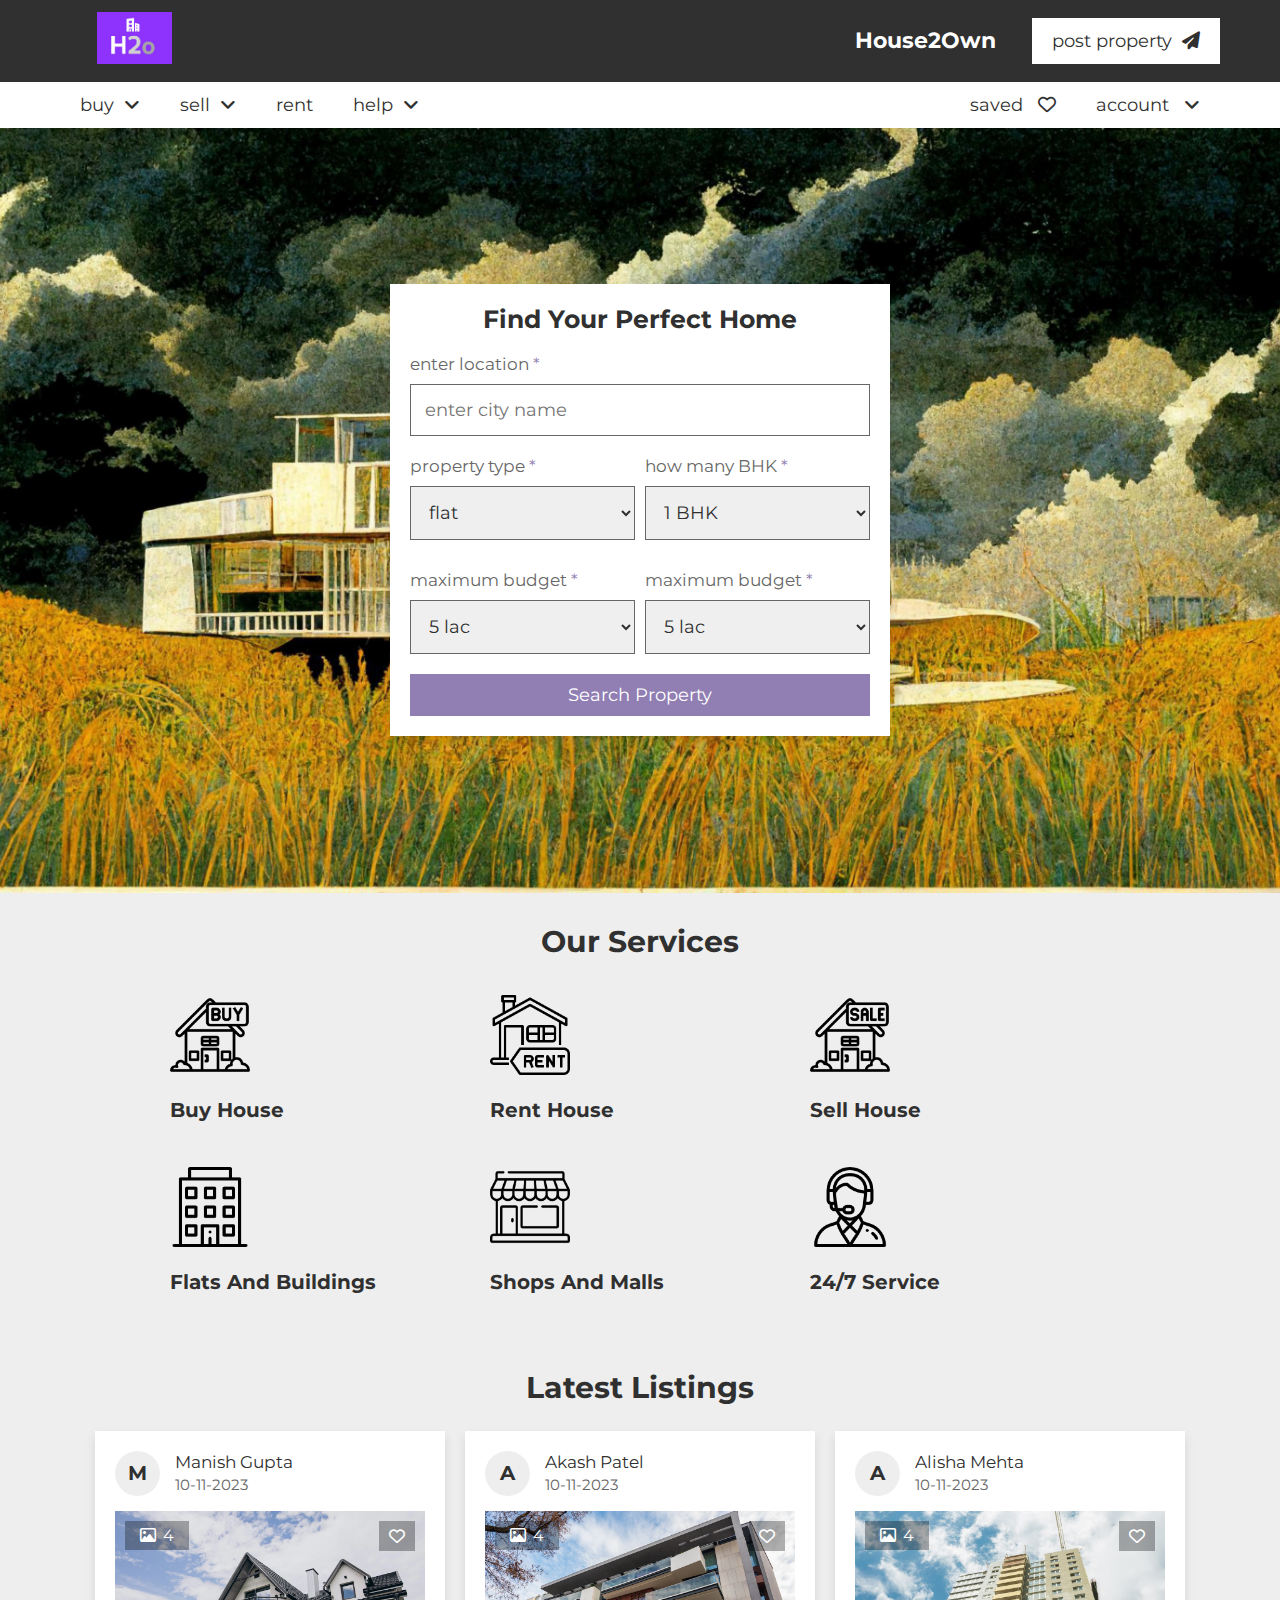
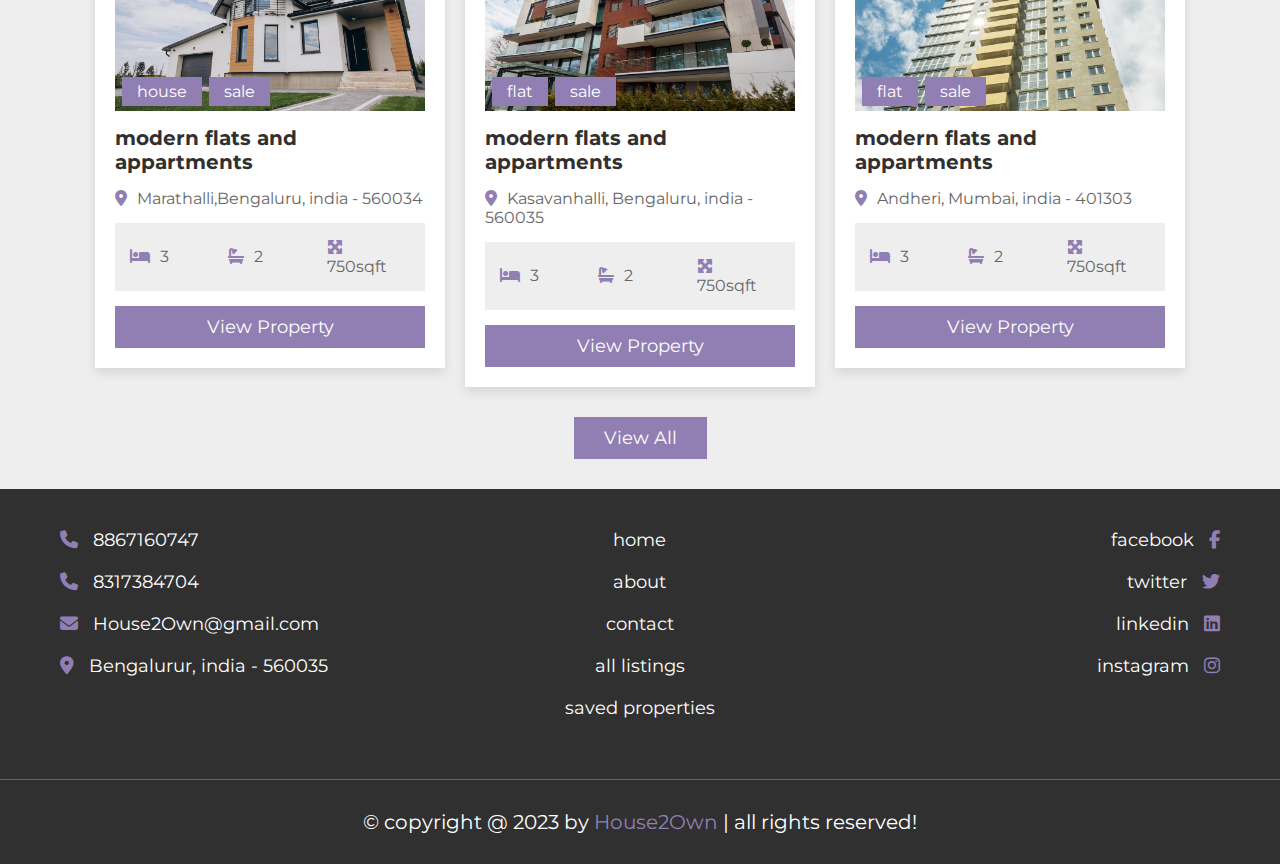
<file: index.html>
<!DOCTYPE html>
<html lang="en">
<head>
   <meta charset="UTF-8">
   <meta http-equiv="X-UA-Compatible" content="IE=edge">
   <meta name="viewport" content="width=device-width, initial-scale=1.0">
   <title>Home</title>
   <link rel="icon" href="images/logo1.jpeg">

   <!-- font awesome cdn link  -->
   <link rel="stylesheet" href="https://cdnjs.cloudflare.com/ajax/libs/font-awesome/6.2.0/css/all.min.css">

   <!-- custom css file link  -->
   <link rel="stylesheet" href="css/style.css">

</head>
<body>
   
<!-- header section starts  -->

<header class="header">

   <nav class="navbar nav-1">
      <section class="flex">
         <table>
            <tr>
               <td><a href="home.html" class="logo"><img src="images/logo1.jpeg" alt="" height="10%" width="10%"></a></td>
               <td><a href="home.html" class="logo"><p class="own"><b>House2Own</b></a></td></p>
           </tr>
         </table>
         <ul>
            <li><a href="#">post property<i class="fas fa-paper-plane"></i></a></li>
         </ul>
      </section>
   </nav>

   <nav class="navbar nav-2">
      <section class="flex">
         <div id="menu-btn" class="fas fa-bars"></div>

         <div class="menu">
            <ul>
               <li><a href="#">buy<i class="fas fa-angle-down"></i></a>
                  <ul>
                     <li><a href="#">house</a></li>
                     <li><a href="#">flat</a></li>
                     <li><a href="#">shop</a></li>
                     <li><a href="#">ready to move</a></li>
                     <li><a href="#">furnished</a></li>
                  </ul>
               </li>
               <li><a href="#">sell<i class="fas fa-angle-down"></i></a>
                  <ul>
                     <li><a href="#">post property</a></li>
                     <li><a href="#">dashboard</a></li>
                  </ul>
               </li>
               <li><a href="#">rent</a>
                  <ul>
                     <li><a href="#">house</a></li>
                     <li><a href="#">flat</a></li>
                     <li><a href="#">shop</a></li>
                  </ul>
               </li>
               <li><a href="#">help<i class="fas fa-angle-down"></i></a>
                  <ul>
                     <li><a href="about.html">about us</a></i></li>
                     <li><a href="contact.html">contact us</a></i></li>
                     <li><a href="contact.html#faq">FAQ</a></i></li>
                  </ul>
               </li>
            </ul>
         </div>

         <ul>
            <li><a href="#">saved <i class="far fa-heart"></i></a></li>
            <li><a href="#">account <i class="fas fa-angle-down"></i></a>
               <ul>
                  <li><a href="login.html">login</a></li>
                  <li><a href="register.html">register</a></li>
               </ul>
            </li>
         </ul>
      </section>
   </nav>

</header>

<!-- header section ends -->

<!-- home section starts  -->

<div class="home">

   <section class="center">

      <form action="search.html" method="post">
         <h3>find your perfect home</h3>
         <div class="box">
            <p>enter location <span>*</span></p>
            <input type="text" name="location" required maxlength="50" placeholder="enter city name" class="input">
         </div>
         <div class="flex">
            <div class="box">
               <p>property type <span>*</span></p>
               <select name="type" class="input" required>
                  <option value="flat">flat</option>
                  <option value="house">house</option>
                  <option value="shop">shop</option>
               </select>
            </div>
            <div class="box">
               <p>how many BHK <span>*</span></p>
               <select name="bhk" class="input" required>
                  <option value="1">1 BHK</option>
                  <option value="2">2 BHK</option>
                  <option value="3">3 BHK</option>
                  <option value="4">4 BHK</option>
                  <option value="5">5 BHK</option>
                  <option value="6">6 BHK</option>
                  <option value="7">7 BHK</option>
                  <option value="8">8 BHK</option>
                  <option value="9">9 BHK</option>
               </select>
            </div>
            <div class="box">
               <p>maximum budget <span>*</span></p>
               <select name="minimum" class="input" required>
                  <option value="5000000">5 lac</option>
                  <option value="1000000">10 lac</option>
                  <option value="2000000">20 lac</option>
                  <option value="3000000">30 lac</option>
                  <option value="4000000">40 lac</option>
                  <option value="4000000">40 lac</option>
                  <option value="5000000">50 lac</option>
                  <option value="6000000">60 lac</option>
                  <option value="7000000">70 lac</option>
                  <option value="8000000">80 lac</option>
                  <option value="9000000">90 lac</option>
                  <option value="10000000">1 Cr</option>
                  <option value="20000000">2 Cr</option>
                  <option value="30000000">3 Cr</option>
                  <option value="40000000">4 Cr</option>
                  <option value="50000000">5 Cr</option>
                  <option value="60000000">6 Cr</option>
                  <option value="70000000">7 Cr</option>
                  <option value="80000000">8 Cr</option>
                  <option value="90000000">9 Cr</option>
                  <option value="100000000">10 Cr</option>
                  <option value="150000000">15 Cr</option>
                  <option value="200000000">20 Cr</option>
               </select>
            </div>
            <div class="box">
               <p>maximum budget <span>*</span></p>
               <select name="maximum" class="input" required>
                  <option value="5000000">5 lac</option>
                  <option value="1000000">10 lac</option>
                  <option value="2000000">20 lac</option>
                  <option value="3000000">30 lac</option>
                  <option value="4000000">40 lac</option>
                  <option value="4000000">40 lac</option>
                  <option value="5000000">50 lac</option>
                  <option value="6000000">60 lac</option>
                  <option value="7000000">70 lac</option>
                  <option value="8000000">80 lac</option>
                  <option value="9000000">90 lac</option>
                  <option value="10000000">1 Cr</option>
                  <option value="20000000">2 Cr</option>
                  <option value="30000000">3 Cr</option>
                  <option value="40000000">4 Cr</option>
                  <option value="50000000">5 Cr</option>
                  <option value="60000000">6 Cr</option>
                  <option value="70000000">7 Cr</option>
                  <option value="80000000">8 Cr</option>
                  <option value="90000000">9 Cr</option>
                  <option value="100000000">10 Cr</option>
                  <option value="150000000">15 Cr</option>
                  <option value="200000000">20 Cr</option>
               </select>
            </div>
         </div>
         <input type="submit" value="search property" name="search" class="btn">
      </form>

   </section>

</div>

<!-- home section ends -->

<!-- services section starts  -->

<section class="services">

   <h1 class="heading">our services</h1>

   <div class="box-container">

      <div class="box">
         <img src="images/icon-1.png" alt="">
         <h3>buy house</h3>
         <p>

         </p>
      </div>

      <div class="box">
         <img src="images/icon-2.png" alt="">
         <h3>rent house</h3>
         <p>

         </p>
      </div>

      <div class="box">
         <img src="images/icon-3.png" alt="">
         <h3>sell house</h3>
         <p>

         </p>
      </div>

      <div class="box">
         <img src="images/icon-4.png" alt="">
         <h3>flats and buildings</h3>
         <p>

         </p>
      </div>

      <div class="box">
         <img src="images/icon-5.png" alt="">
         <h3>shops and malls</h3>
         <p>

         </p>
      </div>

      <div class="box">
         <img src="images/icon-6.png" alt="">
         <h3>24/7 service</h3>
         <p>
            
         </p>
      </div>

   </div>

</section>

<!-- services section ends -->

<!-- listings section starts  -->

<section class="listings">

   <h1 class="heading">latest listings</h1>

   <div class="box-container">

      <div class="box">
         <div class="admin">
            <h3>M</h3>
            <div>
               <p>Manish Gupta</p>
               <span>10-11-2023</span>
            </div>
         </div>
         <div class="thumb">
            <p class="total-images"><i class="far fa-image"></i><span>4</span></p>
            <p class="type"><span>house</span><span>sale</span></p>
            <form action="" method="post" class="save">
               <button type="submit" name="save" class="far fa-heart"></button>
            </form>
            <img src="images/house-img-1.webp" alt="">
         </div>
         <h3 class="name">modern flats and appartments</h3>
         <p class="location"><i class="fas fa-map-marker-alt"></i><span>Marathalli,Bengaluru, india - 560034</span></p>
         <div class="flex">
            <p><i class="fas fa-bed"></i><span>3</span></p>
            <p><i class="fas fa-bath"></i><span>2</span></p>
            <p><i class="fas fa-maximize"></i><span>750sqft</span></p>
         </div>
         <a href="view_property.html" class="btn">view property</a>
      </div>

      <div class="box">
         <div class="admin">
            <h3>A</h3>
            <div>
               <p>Akash Patel</p>
               <span>10-11-2023</span>
            </div>
         </div>
         <div class="thumb">
            <p class="total-images"><i class="far fa-image"></i><span>4</span></p>
            <p class="type"><span>flat</span><span>sale</span></p>
            <form action="" method="post" class="save">
               <button type="submit" name="save" class="far fa-heart"></button>
            </form>
            <img src="images/house-img-2.webp" alt="">
         </div>
         <h3 class="name">modern flats and appartments</h3>
         <p class="location"><i class="fas fa-map-marker-alt"></i><span>Kasavanhalli, Bengaluru, india - 560035</span></p>
         <div class="flex">
            <p><i class="fas fa-bed"></i><span>3</span></p>
            <p><i class="fas fa-bath"></i><span>2</span></p>
            <p><i class="fas fa-maximize"></i><span>750sqft</span></p>
         </div>
         <a href="view_property.html" class="btn">view property</a>
      </div>

      <div class="box">
         <div class="admin">
            <h3>A</h3>
            <div>
               <p>Alisha Mehta</p>
               <span>10-11-2023</span>
            </div>
         </div>
         <div class="thumb">
            <p class="total-images"><i class="far fa-image"></i><span>4</span></p>
            <p class="type"><span>flat</span><span>sale</span></p>
            <form action="" method="post" class="save">
               <button type="submit" name="save" class="far fa-heart"></button>
            </form>
            <img src="images/house-img-3.jpg" alt="">
         </div>
         <h3 class="name">modern flats and appartments</h3>
         <p class="location"><i class="fas fa-map-marker-alt"></i><span>Andheri, Mumbai, india - 401303</span></p>
         <div class="flex">
            <p><i class="fas fa-bed"></i><span>3</span></p>
            <p><i class="fas fa-bath"></i><span>2</span></p>
            <p><i class="fas fa-maximize"></i><span>750sqft</span></p>
         </div>
         <a href="view_property.html" class="btn">view property</a>
      </div>

   </div>

   <div style="margin-top: 2rem; text-align:center;">
      <a href="listings.html" class="inline-btn">view all</a>
   </div>

</section>

<!-- listings section ends -->










<!-- footer section starts  -->

<footer class="footer">

   <section class="flex">

      <div class="box">
         <a href="tel:8867160747"><i class="fas fa-phone"></i><span>8867160747</span></a>
         <a href="tel:8317384704"><i class="fas fa-phone"></i><span>8317384704</span></a>
         <a href="mailto:House2Own@gmail.com"><i class="fas fa-envelope"></i><span>House2Own@gmail.com</span></a>
         <a href="#"><i class="fas fa-map-marker-alt"></i><span>Bengalurur, india - 560035</span></a>
      </div>

      <div class="box">
         <a href="home.html"><span>home</span></a>
         <a href="about.html"><span>about</span></a>
         <a href="contact.html"><span>contact</span></a>
         <a href="listings.html"><span>all listings</span></a>
         <a href="#"><span>saved properties</span></a>
      </div>

      <div class="box">
         <a href="#"><span>facebook</span><i class="fab fa-facebook-f"></i></a>
         <a href="#"><span>twitter</span><i class="fab fa-twitter"></i></a>
         <a href="#"><span>linkedin</span><i class="fab fa-linkedin"></i></a>
         <a href="#"><span>instagram</span><i class="fab fa-instagram"></i></a>

      </div>

   </section>

   <div class="credit">&copy; copyright @ 2023 by <span>House2Own</span> | all rights reserved!</div>

</footer>

<!-- footer section ends -->


<!-- custom js file link  -->
<script src="js/script.js"></script>

</body>
</html>
</file>
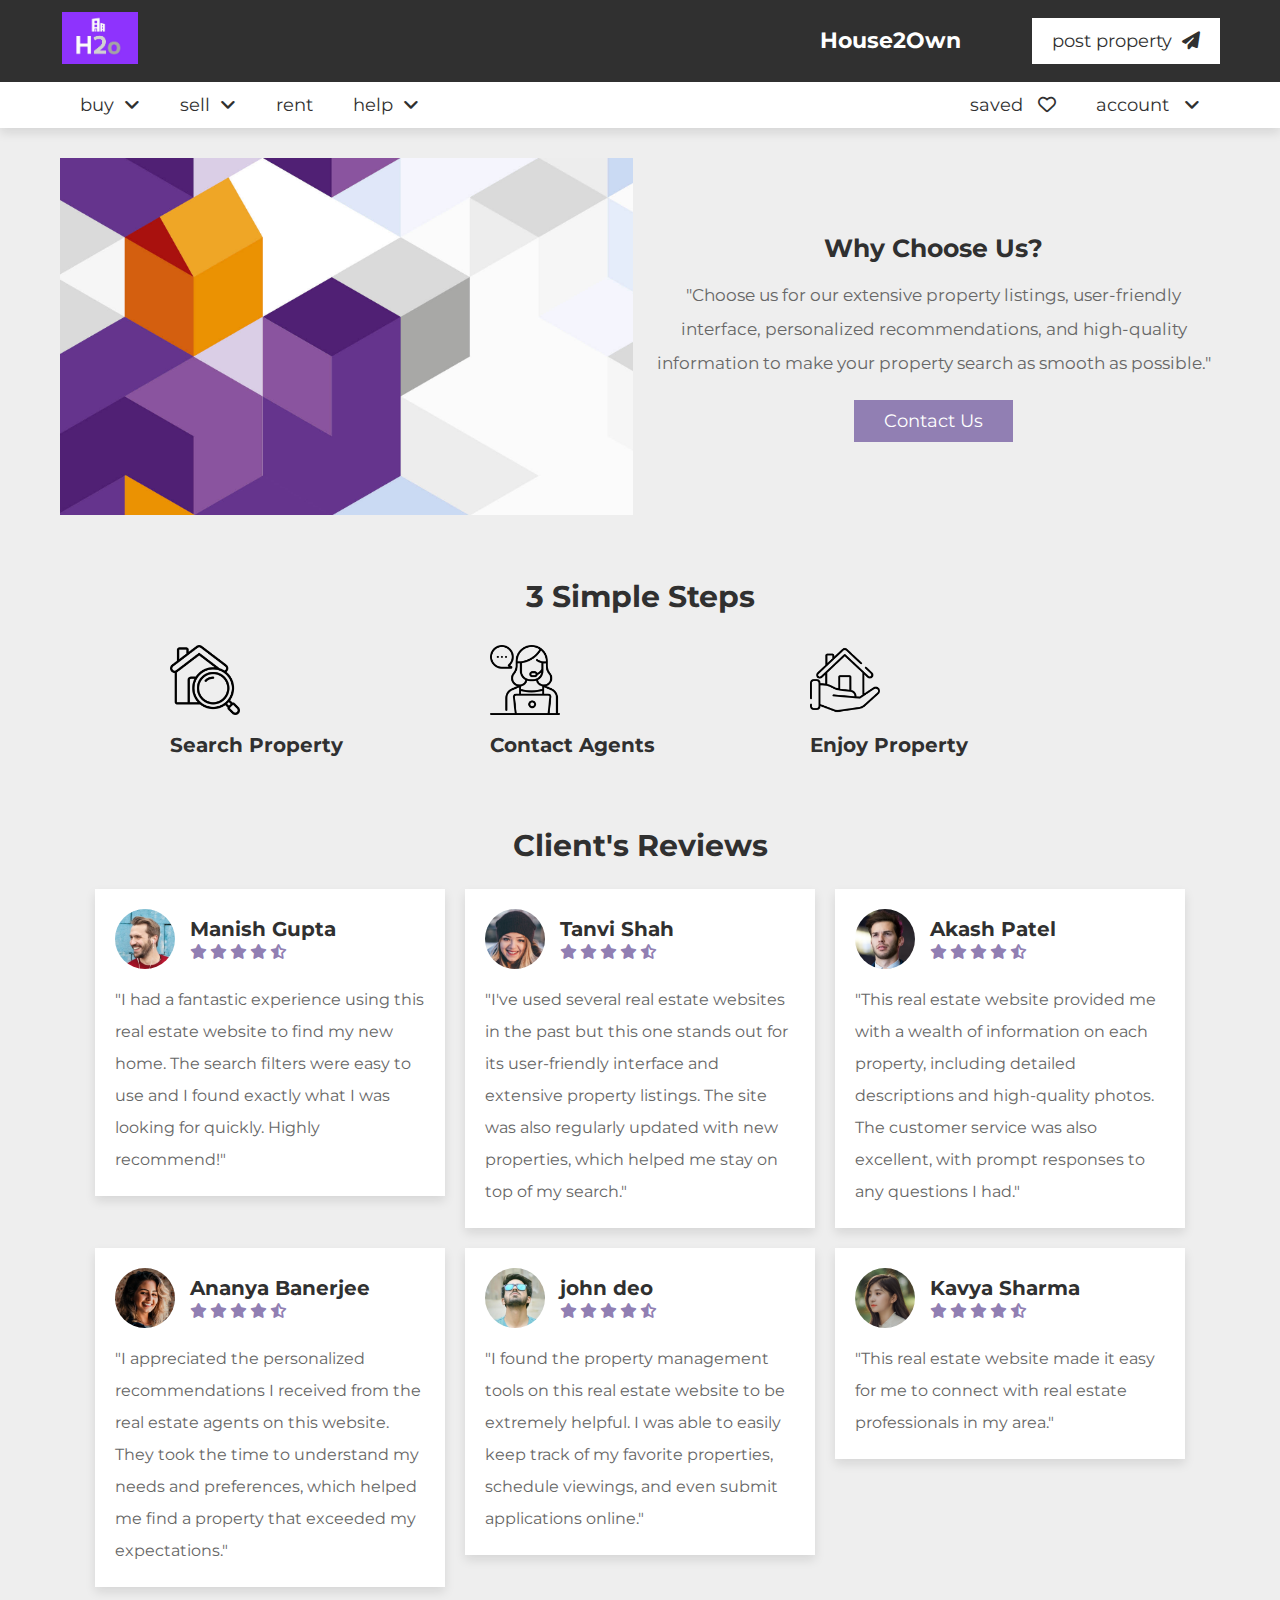
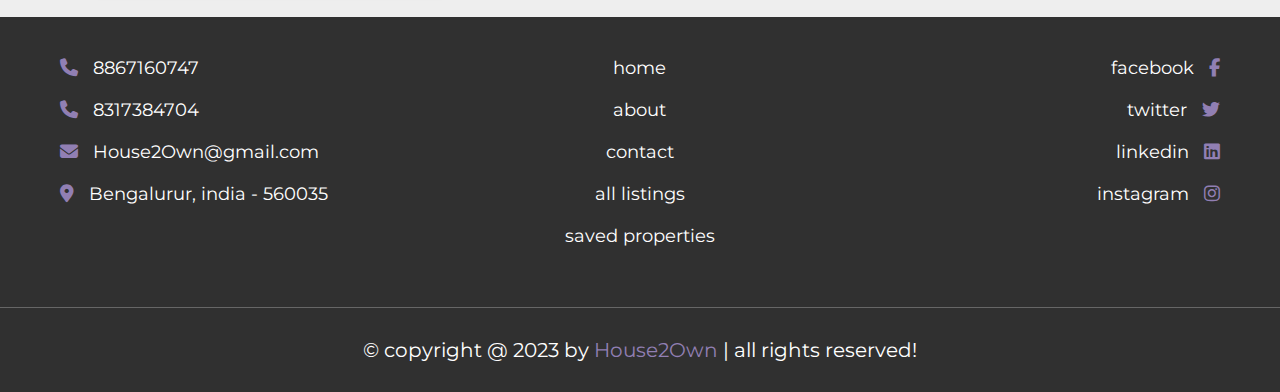
<file: about.html>
<!DOCTYPE html>
<html lang="en">
<head>
   <meta charset="UTF-8">
   <meta http-equiv="X-UA-Compatible" content="IE=edge">
   <meta name="viewport" content="width=device-width, initial-scale=1.0">
   <title>About Us</title>
   <link rel="icon" href="images/logo1.jpeg">

   <!-- font awesome cdn link  -->
   <link rel="stylesheet" href="https://cdnjs.cloudflare.com/ajax/libs/font-awesome/6.2.0/css/all.min.css">

   <!-- custom css file link  -->
   <link rel="stylesheet" href="css/style.css">

</head>
<body>
   
<!-- header section starts  -->

<header class="header">

   <nav class="navbar nav-1">
      <section class="flex">
         <table>
            <tr>
               <td><a href="home.html" class="logo"><img src="images/logo1.jpeg" alt="" height="10%" width="10%"></a></td>
               <td><a href="home.html" class="logo"><b>House2Own</b></a>
           </tr>
         </table>

         <ul>
            <li><a href="#">post property<i class="fas fa-paper-plane"></i></a></li>
         </ul>
      </section>
   </nav>

   <nav class="navbar nav-2">
      <section class="flex">
         <div id="menu-btn" class="fas fa-bars"></div>

         <div class="menu">
            <ul>
               <li><a href="#">buy<i class="fas fa-angle-down"></i></a>
                  <ul>
                     <li><a href="#">house</a></li>
                     <li><a href="#">flat</a></li>
                     <li><a href="#">shop</a></li>
                     <li><a href="#">ready to move</a></li>
                     <li><a href="#">furnished</a></li>
                  </ul>
               </li>
               <li><a href="#">sell<i class="fas fa-angle-down"></i></a>
                  <ul>
                     <li><a href="#">post property</a></li>
                     <li><a href="#">dashboard</a></li>
                  </ul>
               </li>
               <li><a href="#">rent</a>
                  <ul>
                     <li><a href="#">house</a></li>
                     <li><a href="#">flat</a></li>
                     <li><a href="#">shop</a></li>
                  </ul>
               </li>
               <li><a href="#">help<i class="fas fa-angle-down"></i></a>
                  <ul>
                     <li><a href="about.html">about us</a></i></li>
                     <li><a href="contact.html">contact us</a></i></li>
                     <li><a href="contact.html#faq">FAQ</a></i></li>
                  </ul>
               </li>
            </ul>
         </div>

         <ul>
            <li><a href="#">saved <i class="far fa-heart"></i></a></li>
            <li><a href="#">account <i class="fas fa-angle-down"></i></a>
               <ul>
                  <li><a href="login.html">login</a></li>
                  <li><a href="register.html">register</a></li>
               </ul>
            </li>
         </ul>
      </section>
   </nav>

</header>

<!-- header section ends -->

<!-- about section starts  -->

<section class="about">

   <div class="row">
      <div class="image">
         <img src="images/about-img2.jpg" alt="">
      </div>
      <div class="content">
         <h3>why choose us?</h3>
         <p>"Choose us for our extensive property listings, user-friendly interface, personalized recommendations, and high-quality information to make your property search as smooth as possible."</p>
         <a href="contact.html" class="inline-btn">contact us</a>
      </div>
   </div>

</section>

<!-- about section ends -->

<!-- steps section starts  -->

<section class="steps">

   <h1 class="heading">3 simple steps</h1>

   <div class="box-container">

      <div class="box">
         <img src="images/step-1.png" alt="">
         <h3>search property</h3>
         <p></p>
      </div>

      <div class="box">
         <img src="images/step-2.png" alt="">
         <h3>contact agents</h3>
         <p></p>
      </div>

      <div class="box">
         <img src="images/step-3.png" alt="">
         <h3>enjoy property</h3>
         <p></p>
      </div>

   </div>

</section>

<!-- steps section ends -->

<!-- review section starts  -->

<section class="reviews">

   <h1 class="heading">client's reviews</h1>

   <div class="box-container">

      <div class="box">
         <div class="user">
            <img src="images/pic-1.png" alt="">
            <div>
               <h3>Manish Gupta</h3>
               <div class="stars">
                  <i class="fas fa-star"></i>
                  <i class="fas fa-star"></i>
                  <i class="fas fa-star"></i>
                  <i class="fas fa-star"></i>
                  <i class="fas fa-star-half-alt"></i>
               </div>
            </div>
         </div>
         <p>"I had a fantastic experience using this real estate website to find my new home. The search filters were easy to use and I found exactly what I was looking for quickly. Highly recommend!"</p>
      </div>

      <div class="box">
         <div class="user">
            <img src="images/pic-2.png" alt="">
            <div>
               <h3>Tanvi Shah</h3>
               <div class="stars">
                  <i class="fas fa-star"></i>
                  <i class="fas fa-star"></i>
                  <i class="fas fa-star"></i>
                  <i class="fas fa-star"></i>
                  <i class="fas fa-star-half-alt"></i>
               </div>
            </div>
         </div>
         <p>"I've used several real estate websites in the past but this one stands out for its user-friendly interface and extensive property listings. The site was also regularly updated with new properties, which helped me stay on top of my search."</p>
      </div>

      <div class="box">
         <div class="user">
            <img src="images/pic-3.png" alt="">
            <div>
               <h3>Akash Patel</h3>
               <div class="stars">
                  <i class="fas fa-star"></i>
                  <i class="fas fa-star"></i>
                  <i class="fas fa-star"></i>
                  <i class="fas fa-star"></i>
                  <i class="fas fa-star-half-alt"></i>
               </div>
            </div>
         </div>
         <p>"This real estate website provided me with a wealth of information on each property, including detailed descriptions and high-quality photos. The customer service was also excellent, with prompt responses to any questions I had."</p>
      </div>

      <div class="box">
         <div class="user">
            <img src="images/pic-4.png" alt="">
            <div>
               <h3>Ananya Banerjee</h3>
               <div class="stars">
                  <i class="fas fa-star"></i>
                  <i class="fas fa-star"></i>
                  <i class="fas fa-star"></i>
                  <i class="fas fa-star"></i>
                  <i class="fas fa-star-half-alt"></i>
               </div>
            </div>
         </div>
         <p>"I appreciated the personalized recommendations I received from the real estate agents on this website. They took the time to understand my needs and preferences, which helped me find a property that exceeded my expectations."</p>
      </div>

      <div class="box">
         <div class="user">
            <img src="images/pic-5.png" alt="">
            <div>
               <h3>john deo</h3>
               <div class="stars">
                  <i class="fas fa-star"></i>
                  <i class="fas fa-star"></i>
                  <i class="fas fa-star"></i>
                  <i class="fas fa-star"></i>
                  <i class="fas fa-star-half-alt"></i>
               </div>
            </div>
         </div>
         <p>"I found the property management tools on this real estate website to be extremely helpful. I was able to easily keep track of my favorite properties, schedule viewings, and even submit applications online."</p>
      </div>

      <div class="box">
         <div class="user">
            <img src="images/pic-6.png" alt="">
            <div>
               <h3>Kavya Sharma</h3>
               <div class="stars">
                  <i class="fas fa-star"></i>
                  <i class="fas fa-star"></i>
                  <i class="fas fa-star"></i>
                  <i class="fas fa-star"></i>
                  <i class="fas fa-star-half-alt"></i>
               </div>
            </div>
         </div>
         <p>"This real estate website made it easy for me to connect with real estate professionals in my area."</p>
      </div>

   </div>

</section>

<!-- review section ends -->










<!-- footer section starts  -->

<footer class="footer">

   <section class="flex">

      <div class="box">
         <a href="tel:1234567890"><i class="fas fa-phone"></i><span>8867160747</span></a>
         <a href="tel:1112223333"><i class="fas fa-phone"></i><span>8317384704</span></a>
         <a href="mailto:shaikhanas@gmail.com"><i class="fas fa-envelope"></i><span>House2Own@gmail.com</span></a>
         <a href="#"><i class="fas fa-map-marker-alt"></i><span>Bengalurur, india - 560035</span></a>
      </div>

      <div class="box">
         <a href="home.html"><span>home</span></a>
         <a href="about.html"><span>about</span></a>
         <a href="contact.html"><span>contact</span></a>
         <a href="listings.html"><span>all listings</span></a>
         <a href="#"><span>saved properties</span></a>
      </div>

      <div class="box">
         <a href="#"><span>facebook</span><i class="fab fa-facebook-f"></i></a>
         <a href="#"><span>twitter</span><i class="fab fa-twitter"></i></a>
         <a href="#"><span>linkedin</span><i class="fab fa-linkedin"></i></a>
         <a href="#"><span>instagram</span><i class="fab fa-instagram"></i></a>

      </div>

   </section>

   <div class="credit">&copy; copyright @ 2023 by <span>House2Own</span> | all rights reserved!</div>

</footer>

<!-- footer section ends -->


<!-- custom js file link  -->
<script src="js/script.js"></script>

</body>
</html>
</file>
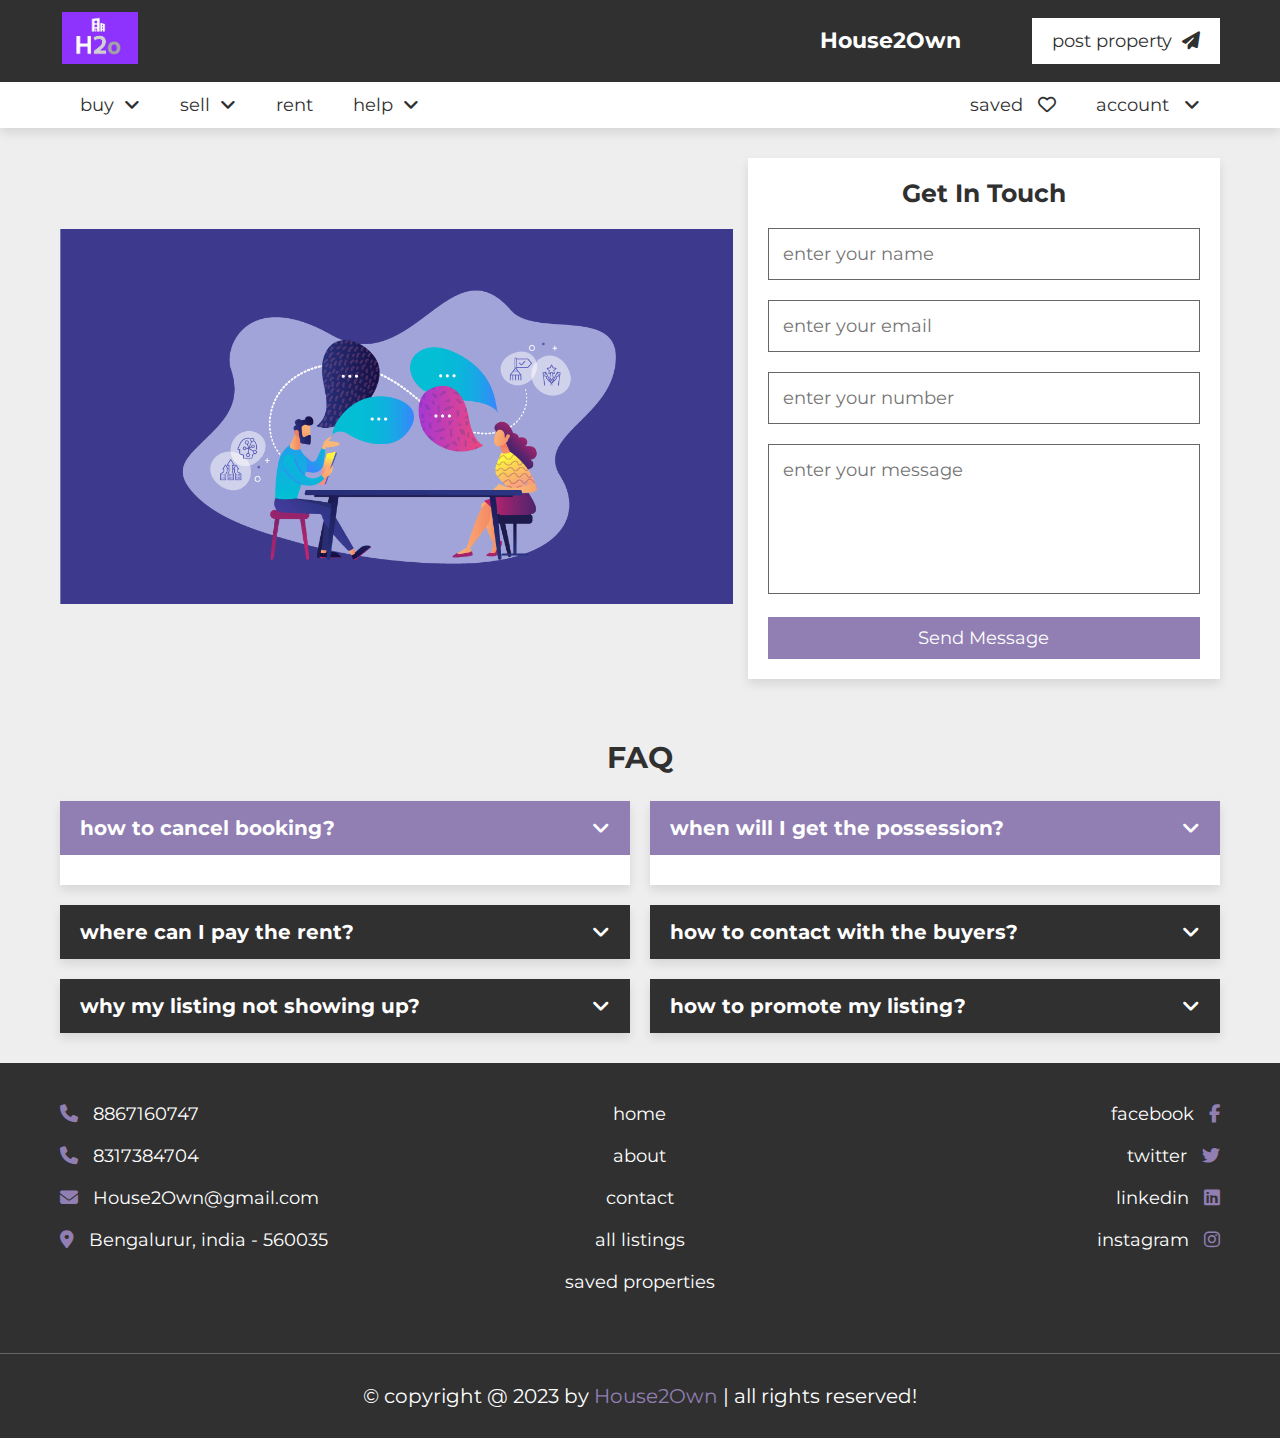
<file: contact.html>
<!DOCTYPE html>
<html lang="en">
<head>
   <meta charset="UTF-8">
   <meta http-equiv="X-UA-Compatible" content="IE=edge">
   <meta name="viewport" content="width=device-width, initial-scale=1.0">
   <title>Contact Us</title>
   <link rel="icon" href="images/logo1.jpeg">

   <!-- font awesome cdn link  -->
   <link rel="stylesheet" href="https://cdnjs.cloudflare.com/ajax/libs/font-awesome/6.2.0/css/all.min.css">

   <!-- custom css file link  -->
   <link rel="stylesheet" href="css/style.css">

</head>
<body>
   
<!-- header section starts  -->

<header class="header">

   <nav class="navbar nav-1">
      <section class="flex">
         <table>
            <tr>
               <td><a href="home.html" class="logo"><img src="images/logo1.jpeg" alt="" height="10%" width="10%"></a></td>
               <td><a href="home.html" class="logo"><b>House2Own</b></a>
           </tr>
         </table>
         <ul>
            <li><a href="#">post property<i class="fas fa-paper-plane"></i></a></li>
         </ul>
      </section>
   </nav>

   <nav class="navbar nav-2">
      <section class="flex">
         <div id="menu-btn" class="fas fa-bars"></div>

         <div class="menu">
            <ul>
               <li><a href="#">buy<i class="fas fa-angle-down"></i></a>
                  <ul>
                     <li><a href="#">house</a></li>
                     <li><a href="#">flat</a></li>
                     <li><a href="#">shop</a></li>
                     <li><a href="#">ready to move</a></li>
                     <li><a href="#">furnished</a></li>
                  </ul>
               </li>
               <li><a href="#">sell<i class="fas fa-angle-down"></i></a>
                  <ul>
                     <li><a href="#">post property</a></li>
                     <li><a href="#">dashboard</a></li>
                  </ul>
               </li>
               <li><a href="#">rent</a>
                  <ul>
                     <li><a href="#">house</a></li>
                     <li><a href="#">flat</a></li>
                     <li><a href="#">shop</a></li>
                  </ul>
               </li>
               <li><a href="#">help<i class="fas fa-angle-down"></i></a>
                  <ul>
                     <li><a href="about.html">about us</a></i></li>
                     <li><a href="contact.html">contact us</a></i></li>
                     <li><a href="contact.html#faq">FAQ</a></i></li>
                  </ul>
               </li>
            </ul>
         </div>

         <ul>
            <li><a href="#">saved <i class="far fa-heart"></i></a></li>
            <li><a href="#">account <i class="fas fa-angle-down"></i></a>
               <ul>
                  <li><a href="login.html">login</a></li>
                  <li><a href="register.html">register</a></li>
               </ul>
            </li>
         </ul>
      </section>
   </nav>

</header>

<!-- header section ends -->

<!-- contact section starts  -->

<section class="contact">

   <div class="row">
      <div class="image">
         <img src="images/contact-img1.png" alt="">
      </div>
      <form action="" method="post">
         <h3>get in touch</h3>
         <input type="text" name="name" required maxlength="50" placeholder="enter your name" class="box">
         <input type="email" name="email" required maxlength="50" placeholder="enter your email" class="box">
         <input type="number" name="number" required maxlength="10" max="9999999999" min="0" placeholder="enter your number" class="box">
         <textarea name="message" placeholder="enter your message" required maxlength="1000" cols="30" rows="10" class="box"></textarea>
         <input type="submit" value="send message" name="send" class="btn">
      </form>
   </div>

</section>

<!-- contact section ends -->

<!-- faq section starts  -->

<section class="faq" id="faq">

   <h1 class="heading">FAQ</h1>

   <div class="box-container">

      <div class="box active">
         <h3><span>how to cancel booking?</span><i class="fas fa-angle-down"></i></h3>
         <p>

         </p>
      </div>

      <div class="box active">
         <h3><span>when will I get the possession?</span><i class="fas fa-angle-down"></i></h3>
         <p>

         </p>
      </div>

      <div class="box">
         <h3><span>where can I pay the rent?</span><i class="fas fa-angle-down"></i></h3>
         <p>

         </p>
      </div>

      <div class="box">
         <h3><span>how to contact with the buyers?</span><i class="fas fa-angle-down"></i></h3>
         <p>

         </p>
      </div>

      <div class="box">
         <h3><span>why my listing not showing up?</span><i class="fas fa-angle-down"></i></h3>
         <p>

         </p>
      </div>

      <div class="box">
         <h3><span>how to promote my listing?</span><i class="fas fa-angle-down"></i></h3>
         <p>

         </p>
      </div>

   </div>

</section>

<!-- faq section ends -->










<!-- footer section starts  -->

<footer class="footer">

   <section class="flex">

      <div class="box">
         <a href="tel:8867160747"><i class="fas fa-phone"></i><span>8867160747</span></a>
         <a href="tel:8317384704"><i class="fas fa-phone"></i><span>8317384704</span></a>
         <a href="mailto:House2Own@gmail.com"><i class="fas fa-envelope"></i><span>House2Own@gmail.com</span></a>
         <a href="#"><i class="fas fa-map-marker-alt"></i><span>Bengalurur, india - 560035</span></a>
      </div>     

      <div class="box">
         <a href="home.html"><span>home</span></a>
         <a href="about.html"><span>about</span></a>
         <a href="contact.html"><span>contact</span></a>
         <a href="listings.html"><span>all listings</span></a>
         <a href="#"><span>saved properties</span></a>
      </div>

      <div class="box">
         <a href="#"><span>facebook</span><i class="fab fa-facebook-f"></i></a>
         <a href="#"><span>twitter</span><i class="fab fa-twitter"></i></a>
         <a href="#"><span>linkedin</span><i class="fab fa-linkedin"></i></a>
         <a href="#"><span>instagram</span><i class="fab fa-instagram"></i></a>

      </div>

   </section>

   <div class="credit">&copy; copyright @ 2023 by <span>House2Own</span> | all rights reserved!</div>

</footer>

<!-- footer section ends -->


<!-- custom js file link  -->
<script src="js/script.js"></script>

</body>
</html>
</file>
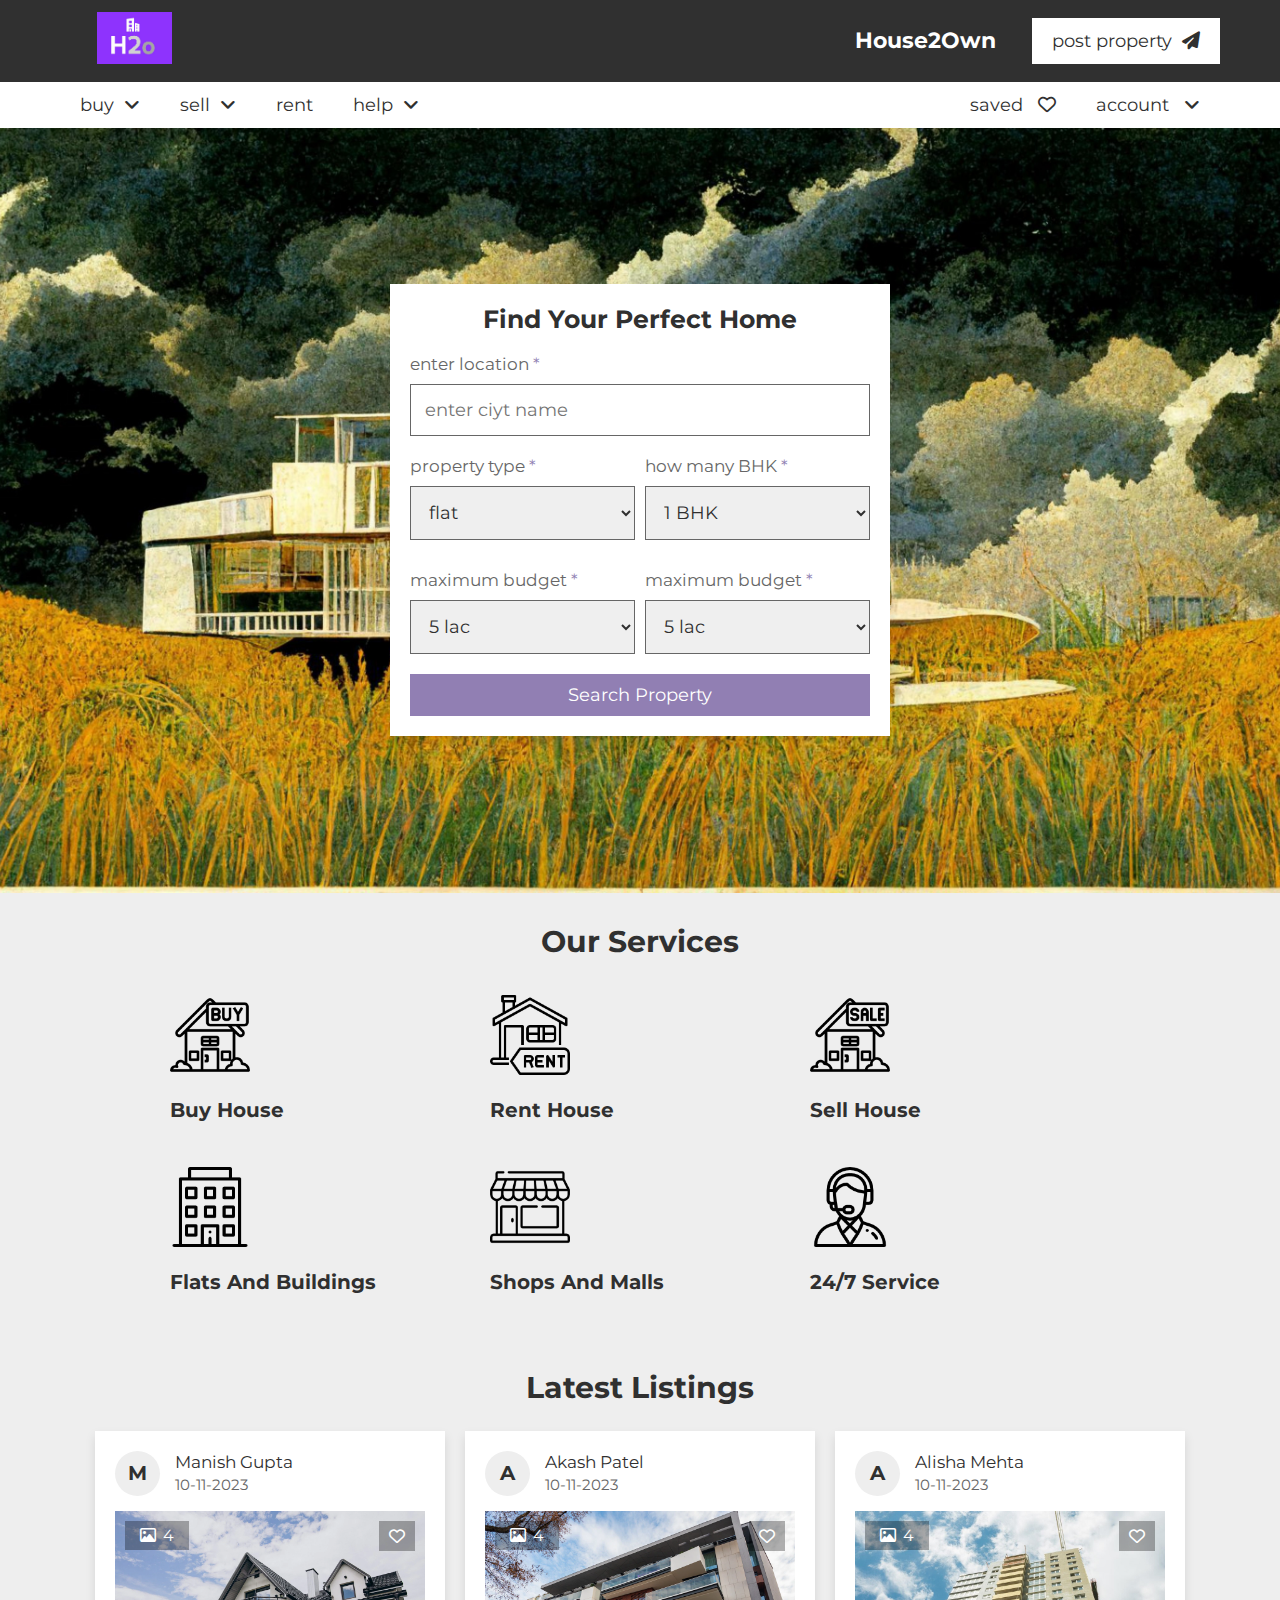
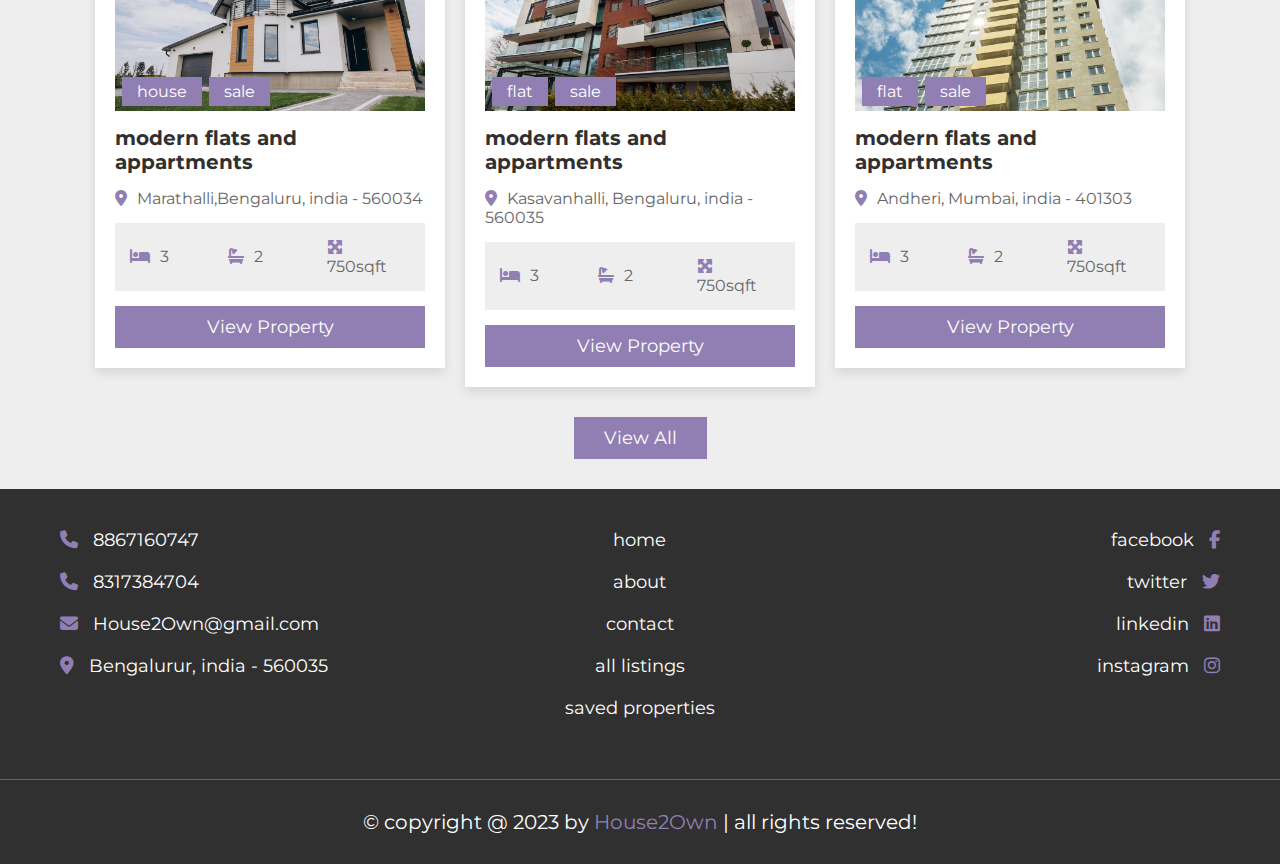
<file: home.html>
<!DOCTYPE html>
<html lang="en">
<head>
   <meta charset="UTF-8">
   <meta http-equiv="X-UA-Compatible" content="IE=edge">
   <meta name="viewport" content="width=device-width, initial-scale=1.0">
   <title>Home</title>
   <link rel="icon" href="images/logo1.jpeg">

   <!-- font awesome cdn link  -->
   <link rel="stylesheet" href="https://cdnjs.cloudflare.com/ajax/libs/font-awesome/6.2.0/css/all.min.css">

   <!-- custom css file link  -->
   <link rel="stylesheet" href="css/style.css">

</head>
<body>
   
<!-- header section starts  -->

<header class="header">

   <nav class="navbar nav-1">
      <section class="flex">
         <table>
            <tr>
               <td><a href="home.html" class="logo"><img src="images/logo1.jpeg" alt="" height="10%" width="10%"></a></td>
               <td><a href="home.html" class="logo"><p class="own"><b>House2Own</b></a></td></p>
           </tr>
         </table>
         <ul>
            <li><a href="#">post property<i class="fas fa-paper-plane"></i></a></li>
         </ul>
      </section>
   </nav>

   <nav class="navbar nav-2">
      <section class="flex">
         <div id="menu-btn" class="fas fa-bars"></div>

         <div class="menu">
            <ul>
               <li><a href="#">buy<i class="fas fa-angle-down"></i></a>
                  <ul>
                     <li><a href="#">house</a></li>
                     <li><a href="#">flat</a></li>
                     <li><a href="#">shop</a></li>
                     <li><a href="#">ready to move</a></li>
                     <li><a href="#">furnished</a></li>
                  </ul>
               </li>
               <li><a href="#">sell<i class="fas fa-angle-down"></i></a>
                  <ul>
                     <li><a href="#">post property</a></li>
                     <li><a href="#">dashboard</a></li>
                  </ul>
               </li>
               <li><a href="#">rent</a>
                  <ul>
                     <li><a href="#">house</a></li>
                     <li><a href="#">flat</a></li>
                     <li><a href="#">shop</a></li>
                  </ul>
               </li>
               <li><a href="#">help<i class="fas fa-angle-down"></i></a>
                  <ul>
                     <li><a href="about.html">about us</a></i></li>
                     <li><a href="contact.html">contact us</a></i></li>
                     <li><a href="contact.html#faq">FAQ</a></i></li>
                  </ul>
               </li>
            </ul>
         </div>

         <ul>
            <li><a href="#">saved <i class="far fa-heart"></i></a></li>
            <li><a href="#">account <i class="fas fa-angle-down"></i></a>
               <ul>
                  <li><a href="login.html">login</a></li>
                  <li><a href="register.html">register</a></li>
               </ul>
            </li>
         </ul>
      </section>
   </nav>

</header>

<!-- header section ends -->

<!-- home section starts  -->

<div class="home">

   <section class="center">

      <form action="search.html" method="post">
         <h3>find your perfect home</h3>
         <div class="box">
            <p>enter location <span>*</span></p>
            <input type="text" name="location" required maxlength="50" placeholder="enter ciyt name" class="input">
         </div>
         <div class="flex">
            <div class="box">
               <p>property type <span>*</span></p>
               <select name="type" class="input" required>
                  <option value="flat">flat</option>
                  <option value="house">house</option>
                  <option value="shop">shop</option>
               </select>
            </div>
            <div class="box">
               <p>how many BHK <span>*</span></p>
               <select name="bhk" class="input" required>
                  <option value="1">1 BHK</option>
                  <option value="2">2 BHK</option>
                  <option value="3">3 BHK</option>
                  <option value="4">4 BHK</option>
                  <option value="5">5 BHK</option>
                  <option value="6">6 BHK</option>
                  <option value="7">7 BHK</option>
                  <option value="8">8 BHK</option>
                  <option value="9">9 BHK</option>
               </select>
            </div>
            <div class="box">
               <p>maximum budget <span>*</span></p>
               <select name="minimum" class="input" required>
                  <option value="5000000">5 lac</option>
                  <option value="1000000">10 lac</option>
                  <option value="2000000">20 lac</option>
                  <option value="3000000">30 lac</option>
                  <option value="4000000">40 lac</option>
                  <option value="4000000">40 lac</option>
                  <option value="5000000">50 lac</option>
                  <option value="6000000">60 lac</option>
                  <option value="7000000">70 lac</option>
                  <option value="8000000">80 lac</option>
                  <option value="9000000">90 lac</option>
                  <option value="10000000">1 Cr</option>
                  <option value="20000000">2 Cr</option>
                  <option value="30000000">3 Cr</option>
                  <option value="40000000">4 Cr</option>
                  <option value="50000000">5 Cr</option>
                  <option value="60000000">6 Cr</option>
                  <option value="70000000">7 Cr</option>
                  <option value="80000000">8 Cr</option>
                  <option value="90000000">9 Cr</option>
                  <option value="100000000">10 Cr</option>
                  <option value="150000000">15 Cr</option>
                  <option value="200000000">20 Cr</option>
               </select>
            </div>
            <div class="box">
               <p>maximum budget <span>*</span></p>
               <select name="maximum" class="input" required>
                  <option value="5000000">5 lac</option>
                  <option value="1000000">10 lac</option>
                  <option value="2000000">20 lac</option>
                  <option value="3000000">30 lac</option>
                  <option value="4000000">40 lac</option>
                  <option value="4000000">40 lac</option>
                  <option value="5000000">50 lac</option>
                  <option value="6000000">60 lac</option>
                  <option value="7000000">70 lac</option>
                  <option value="8000000">80 lac</option>
                  <option value="9000000">90 lac</option>
                  <option value="10000000">1 Cr</option>
                  <option value="20000000">2 Cr</option>
                  <option value="30000000">3 Cr</option>
                  <option value="40000000">4 Cr</option>
                  <option value="50000000">5 Cr</option>
                  <option value="60000000">6 Cr</option>
                  <option value="70000000">7 Cr</option>
                  <option value="80000000">8 Cr</option>
                  <option value="90000000">9 Cr</option>
                  <option value="100000000">10 Cr</option>
                  <option value="150000000">15 Cr</option>
                  <option value="200000000">20 Cr</option>
               </select>
            </div>
         </div>
         <input type="submit" value="search property" name="search" class="btn">
      </form>

   </section>

</div>

<!-- home section ends -->

<!-- services section starts  -->

<section class="services">

   <h1 class="heading">our services</h1>

   <div class="box-container">

      <div class="box">
         <img src="images/icon-1.png" alt="">
         <h3>buy house</h3>
         <p>

         </p>
      </div>

      <div class="box">
         <img src="images/icon-2.png" alt="">
         <h3>rent house</h3>
         <p>

         </p>
      </div>

      <div class="box">
         <img src="images/icon-3.png" alt="">
         <h3>sell house</h3>
         <p>

         </p>
      </div>

      <div class="box">
         <img src="images/icon-4.png" alt="">
         <h3>flats and buildings</h3>
         <p>

         </p>
      </div>

      <div class="box">
         <img src="images/icon-5.png" alt="">
         <h3>shops and malls</h3>
         <p>

         </p>
      </div>

      <div class="box">
         <img src="images/icon-6.png" alt="">
         <h3>24/7 service</h3>
         <p>
            
         </p>
      </div>

   </div>

</section>

<!-- services section ends -->

<!-- listings section starts  -->

<section class="listings">

   <h1 class="heading">latest listings</h1>

   <div class="box-container">

      <div class="box">
         <div class="admin">
            <h3>M</h3>
            <div>
               <p>Manish Gupta</p>
               <span>10-11-2023</span>
            </div>
         </div>
         <div class="thumb">
            <p class="total-images"><i class="far fa-image"></i><span>4</span></p>
            <p class="type"><span>house</span><span>sale</span></p>
            <form action="" method="post" class="save">
               <button type="submit" name="save" class="far fa-heart"></button>
            </form>
            <img src="images/house-img-1.webp" alt="">
         </div>
         <h3 class="name">modern flats and appartments</h3>
         <p class="location"><i class="fas fa-map-marker-alt"></i><span>Marathalli,Bengaluru, india - 560034</span></p>
         <div class="flex">
            <p><i class="fas fa-bed"></i><span>3</span></p>
            <p><i class="fas fa-bath"></i><span>2</span></p>
            <p><i class="fas fa-maximize"></i><span>750sqft</span></p>
         </div>
         <a href="view_property.html" class="btn">view property</a>
      </div>

      <div class="box">
         <div class="admin">
            <h3>A</h3>
            <div>
               <p>Akash Patel</p>
               <span>10-11-2023</span>
            </div>
         </div>
         <div class="thumb">
            <p class="total-images"><i class="far fa-image"></i><span>4</span></p>
            <p class="type"><span>flat</span><span>sale</span></p>
            <form action="" method="post" class="save">
               <button type="submit" name="save" class="far fa-heart"></button>
            </form>
            <img src="images/house-img-2.webp" alt="">
         </div>
         <h3 class="name">modern flats and appartments</h3>
         <p class="location"><i class="fas fa-map-marker-alt"></i><span>Kasavanhalli, Bengaluru, india - 560035</span></p>
         <div class="flex">
            <p><i class="fas fa-bed"></i><span>3</span></p>
            <p><i class="fas fa-bath"></i><span>2</span></p>
            <p><i class="fas fa-maximize"></i><span>750sqft</span></p>
         </div>
         <a href="view_property.html" class="btn">view property</a>
      </div>

      <div class="box">
         <div class="admin">
            <h3>A</h3>
            <div>
               <p>Alisha Mehta</p>
               <span>10-11-2023</span>
            </div>
         </div>
         <div class="thumb">
            <p class="total-images"><i class="far fa-image"></i><span>4</span></p>
            <p class="type"><span>flat</span><span>sale</span></p>
            <form action="" method="post" class="save">
               <button type="submit" name="save" class="far fa-heart"></button>
            </form>
            <img src="images/house-img-3.jpg" alt="">
         </div>
         <h3 class="name">modern flats and appartments</h3>
         <p class="location"><i class="fas fa-map-marker-alt"></i><span>Andheri, Mumbai, india - 401303</span></p>
         <div class="flex">
            <p><i class="fas fa-bed"></i><span>3</span></p>
            <p><i class="fas fa-bath"></i><span>2</span></p>
            <p><i class="fas fa-maximize"></i><span>750sqft</span></p>
         </div>
         <a href="view_property.html" class="btn">view property</a>
      </div>

   </div>

   <div style="margin-top: 2rem; text-align:center;">
      <a href="listings.html" class="inline-btn">view all</a>
   </div>

</section>

<!-- listings section ends -->










<!-- footer section starts  -->

<footer class="footer">

   <section class="flex">

      <div class="box">
         <a href="tel:8867160747"><i class="fas fa-phone"></i><span>8867160747</span></a>
         <a href="tel:8317384704"><i class="fas fa-phone"></i><span>8317384704</span></a>
         <a href="mailto:House2Own@gmail.com"><i class="fas fa-envelope"></i><span>House2Own@gmail.com</span></a>
         <a href="#"><i class="fas fa-map-marker-alt"></i><span>Bengalurur, india - 560035</span></a>
      </div>

      <div class="box">
         <a href="home.html"><span>home</span></a>
         <a href="about.html"><span>about</span></a>
         <a href="contact.html"><span>contact</span></a>
         <a href="listings.html"><span>all listings</span></a>
         <a href="#"><span>saved properties</span></a>
      </div>

      <div class="box">
         <a href="#"><span>facebook</span><i class="fab fa-facebook-f"></i></a>
         <a href="#"><span>twitter</span><i class="fab fa-twitter"></i></a>
         <a href="#"><span>linkedin</span><i class="fab fa-linkedin"></i></a>
         <a href="#"><span>instagram</span><i class="fab fa-instagram"></i></a>

      </div>

   </section>

   <div class="credit">&copy; copyright @ 2023 by <span>House2Own</span> | all rights reserved!</div>

</footer>

<!-- footer section ends -->


<!-- custom js file link  -->
<script src="js/script.js"></script>

</body>
</html>
</file>
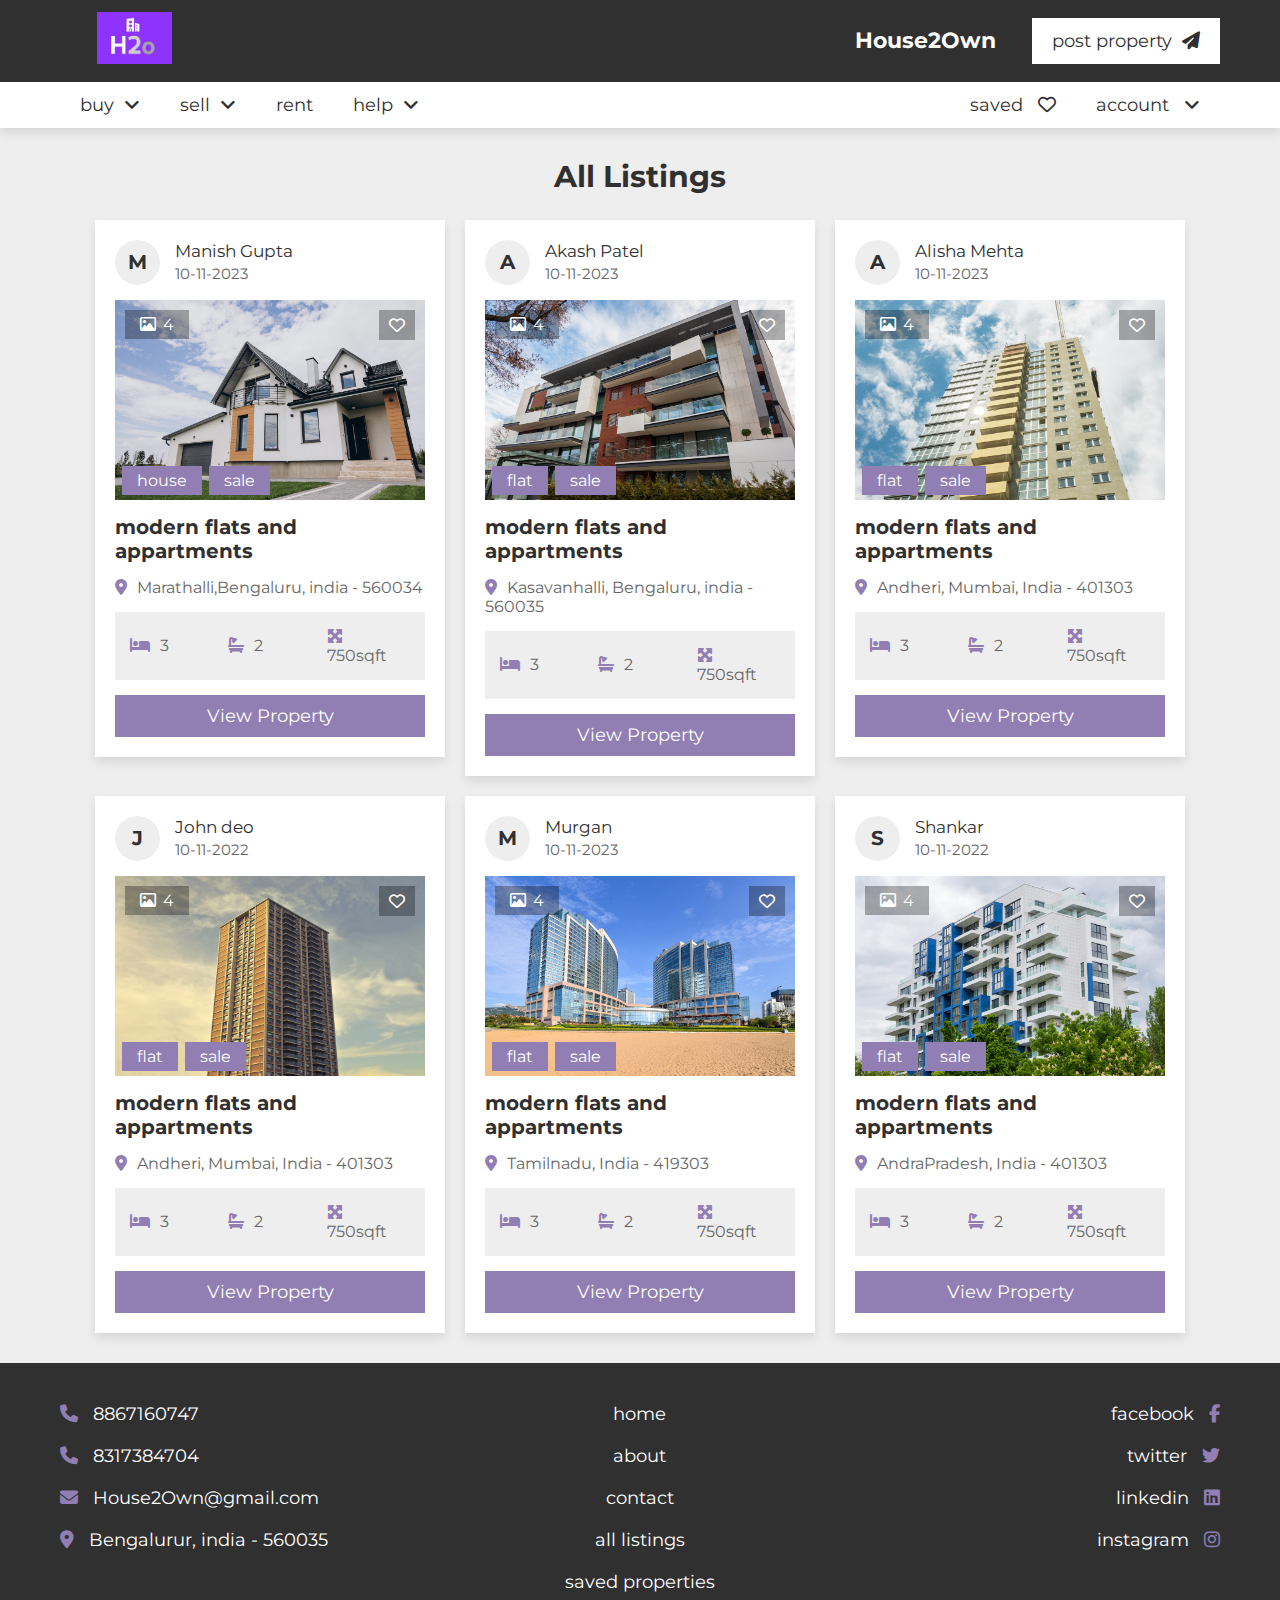
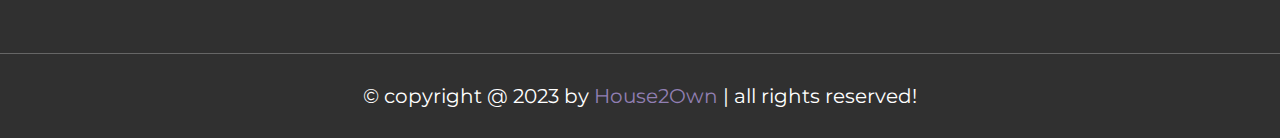
<file: listings.html>
<!DOCTYPE html>
<html lang="en">
<head>
   <meta charset="UTF-8">
   <meta http-equiv="X-UA-Compatible" content="IE=edge">
   <meta name="viewport" content="width=device-width, initial-scale=1.0">
   <title>All Listings</title>
   <link rel="icon" href="images/logo1.jpeg">

   <!-- font awesome cdn link  -->
   <link rel="stylesheet" href="https://cdnjs.cloudflare.com/ajax/libs/font-awesome/6.2.0/css/all.min.css">

   <!-- custom css file link  -->
   <link rel="stylesheet" href="css/style.css">

</head>
<body>
   
<!-- header section starts  -->

<header class="header">

   <nav class="navbar nav-1">
      <section class="flex">
         <table>
            <tr>
               <td><a href="home.html" class="logo"><img src="images/logo1.jpeg" alt="" height="10%" width="10%"></a></td>
               <td><a href="home.html" class="logo"><p class="own"><b>House2Own</b></a></td></p>
           </tr>
         </table>

         <ul>
            <li><a href="#">post property<i class="fas fa-paper-plane"></i></a></li>
         </ul>
      </section>
   </nav>

   <nav class="navbar nav-2">
      <section class="flex">
         <div id="menu-btn" class="fas fa-bars"></div>

         <div class="menu">
            <ul>
               <li><a href="#">buy<i class="fas fa-angle-down"></i></a>
                  <ul>
                     <li><a href="#">house</a></li>
                     <li><a href="#">flat</a></li>
                     <li><a href="#">shop</a></li>
                     <li><a href="#">ready to move</a></li>
                     <li><a href="#">furnished</a></li>
                  </ul>
               </li>
               <li><a href="#">sell<i class="fas fa-angle-down"></i></a>
                  <ul>
                     <li><a href="#">post property</a></li>
                     <li><a href="#">dashboard</a></li>
                  </ul>
               </li>
               <li><a href="#">rent</a>
                  <ul>
                     <li><a href="#">house</a></li>
                     <li><a href="#">flat</a></li>
                     <li><a href="#">shop</a></li>
                  </ul>
               </li>
               <li><a href="#">help<i class="fas fa-angle-down"></i></a>
                  <ul>
                     <li><a href="about.html">about us</a></i></li>
                     <li><a href="contact.html">contact us</a></i></li>
                     <li><a href="contact.html#faq">FAQ</a></i></li>
                  </ul>
               </li>
            </ul>
         </div>

         <ul>
            <li><a href="#">saved <i class="far fa-heart"></i></a></li>
            <li><a href="#">account <i class="fas fa-angle-down"></i></a>
               <ul>
                  <li><a href="login.html">login</a></li>
                  <li><a href="register.html">register</a></li>
               </ul>
            </li>
         </ul>
      </section>
   </nav>

</header>

<!-- header section ends -->

<!-- listings section starts  -->

<section class="listings">

   <h1 class="heading">all listings</h1>

   <div class="box-container">

      <div class="box">
         <div class="admin">
            <h3>M</h3>
            <div>
               <p>Manish Gupta</p>
               <span>10-11-2023</span>
            </div>
         </div>
         <div class="thumb">
            <p class="total-images"><i class="far fa-image"></i><span>4</span></p>
            <p class="type"><span>house</span><span>sale</span></p>
            <form action="" method="post" class="save">
               <button type="submit" name="save" class="far fa-heart"></button>
            </form>
            <img src="images/house-img-1.webp" alt="">
         </div>
         <h3 class="name">modern flats and appartments</h3>
         <p class="location"><i class="fas fa-map-marker-alt"></i><span>Marathalli,Bengaluru, india - 560034</span></p>
         <div class="flex">
            <p><i class="fas fa-bed"></i><span>3</span></p>
            <p><i class="fas fa-bath"></i><span>2</span></p>
            <p><i class="fas fa-maximize"></i><span>750sqft</span></p>
         </div>
         <a href="view_property.html" class="btn">view property</a>
      </div>

      <div class="box">
         <div class="admin">
            <h3>A</h3>
            <div>
               <p>Akash Patel</p>
               <span>10-11-2023</span>
            </div>
         </div>
         <div class="thumb">
            <p class="total-images"><i class="far fa-image"></i><span>4</span></p>
            <p class="type"><span>flat</span><span>sale</span></p>
            <form action="" method="post" class="save">
               <button type="submit" name="save" class="far fa-heart"></button>
            </form>
            <img src="images/house-img-2.webp" alt="">
         </div>
         <h3 class="name">modern flats and appartments</h3>
         <p class="location"><i class="fas fa-map-marker-alt"></i><span>Kasavanhalli, Bengaluru, india - 560035</span></p>
         <div class="flex">
            <p><i class="fas fa-bed"></i><span>3</span></p>
            <p><i class="fas fa-bath"></i><span>2</span></p>
            <p><i class="fas fa-maximize"></i><span>750sqft</span></p>
         </div>
         <a href="view_property.html" class="btn">view property</a>
      </div>

      <div class="box">
         <div class="admin">
            <h3>A</h3>
            <div>
               <p>Alisha Mehta</p>
               <span>10-11-2023</span>
            </div>
         </div>
         <div class="thumb">
            <p class="total-images"><i class="far fa-image"></i><span>4</span></p>
            <p class="type"><span>flat</span><span>sale</span></p>
            <form action="" method="post" class="save">
               <button type="submit" name="save" class="far fa-heart"></button>
            </form>
            <img src="images/house-img-3.jpg" alt="">
         </div>
         <h3 class="name">modern flats and appartments</h3>
         <p class="location"><i class="fas fa-map-marker-alt"></i><span>Andheri, Mumbai, India - 401303</span></p>
         <div class="flex">
            <p><i class="fas fa-bed"></i><span>3</span></p>
            <p><i class="fas fa-bath"></i><span>2</span></p>
            <p><i class="fas fa-maximize"></i><span>750sqft</span></p>
         </div>
         <a href="view_property.html" class="btn">view property</a>
      </div>

      <div class="box">
         <div class="admin">
            <h3>J</h3>
            <div>
               <p>John deo</p>
               <span>10-11-2022</span>
            </div>
         </div>
         <div class="thumb">
            <p class="total-images"><i class="far fa-image"></i><span>4</span></p>
            <p class="type"><span>flat</span><span>sale</span></p>
            <form action="" method="post" class="save">
               <button type="submit" name="save" class="far fa-heart"></button>
            </form>
            <img src="images/house-img-4.webp" alt="">
         </div>
         <h3 class="name">modern flats and appartments</h3>
         <p class="location"><i class="fas fa-map-marker-alt"></i><span>Andheri, Mumbai, India - 401303</span></p>
         <div class="flex">
            <p><i class="fas fa-bed"></i><span>3</span></p>
            <p><i class="fas fa-bath"></i><span>2</span></p>
            <p><i class="fas fa-maximize"></i><span>750sqft</span></p>
         </div>
         <a href="view_property.html" class="btn">view property</a>
      </div>

      <div class="box">
         <div class="admin">
            <h3>M</h3>
            <div>
               <p>Murgan</p>
               <span>10-11-2023</span>
            </div>
         </div>
         <div class="thumb">
            <p class="total-images"><i class="far fa-image"></i><span>4</span></p>
            <p class="type"><span>flat</span><span>sale</span></p>
            <form action="" method="post" class="save">
               <button type="submit" name="save" class="far fa-heart"></button>
            </form>
            <img src="images/house-img-5.webp" alt="">
         </div>
         <h3 class="name">modern flats and appartments</h3>
         <p class="location"><i class="fas fa-map-marker-alt"></i><span>Tamilnadu, India - 419303</span></p>
         <div class="flex">
            <p><i class="fas fa-bed"></i><span>3</span></p>
            <p><i class="fas fa-bath"></i><span>2</span></p>
            <p><i class="fas fa-maximize"></i><span>750sqft</span></p>
         </div>
         <a href="view_property.html" class="btn">view property</a>
      </div>

      <div class="box">
         <div class="admin">
            <h3>S</h3>
            <div>
               <p>Shankar</p>
               <span>10-11-2022</span>
            </div>
         </div>
         <div class="thumb">
            <p class="total-images"><i class="far fa-image"></i><span>4</span></p>
            <p class="type"><span>flat</span><span>sale</span></p>
            <form action="" method="post" class="save">
               <button type="submit" name="save" class="far fa-heart"></button>
            </form>
            <img src="images/house-img-6.webp" alt="">
         </div>
         <h3 class="name">modern flats and appartments</h3>
         <p class="location"><i class="fas fa-map-marker-alt"></i><span>AndraPradesh, India - 401303</span></p>
         <div class="flex">
            <p><i class="fas fa-bed"></i><span>3</span></p>
            <p><i class="fas fa-bath"></i><span>2</span></p>
            <p><i class="fas fa-maximize"></i><span>750sqft</span></p>
         </div>
         <a href="view_property.html" class="btn">view property</a>
      </div>

   </div>

</section>

<!-- listings section ends -->












<!-- footer section starts  -->

<footer class="footer">

   <section class="flex">

      <div class="box">
         <a href="tel:8867160747"><i class="fas fa-phone"></i><span>8867160747</span></a>
         <a href="tel:8317384704"><i class="fas fa-phone"></i><span>8317384704</span></a>
         <a href="mailto:House2Own@gmail.com"><i class="fas fa-envelope"></i><span>House2Own@gmail.com</span></a>
         <a href="#"><i class="fas fa-map-marker-alt"></i><span>Bengalurur, india - 560035</span></a>
      </div>

      <div class="box">
         <a href="home.html"><span>home</span></a>
         <a href="about.html"><span>about</span></a>
         <a href="contact.html"><span>contact</span></a>
         <a href="listings.html"><span>all listings</span></a>
         <a href="#"><span>saved properties</span></a>
      </div>

      <div class="box">
         <a href="#"><span>facebook</span><i class="fab fa-facebook-f"></i></a>
         <a href="#"><span>twitter</span><i class="fab fa-twitter"></i></a>
         <a href="#"><span>linkedin</span><i class="fab fa-linkedin"></i></a>
         <a href="#"><span>instagram</span><i class="fab fa-instagram"></i></a>

      </div>

   </section>

   <div class="credit">&copy; copyright @ 2023 by <span>House2Own</span> | all rights reserved!</div>

</footer>

<!-- footer section ends -->


<!-- custom js file link  -->
<script src="js/script.js"></script>

</body>
</html>
</file>
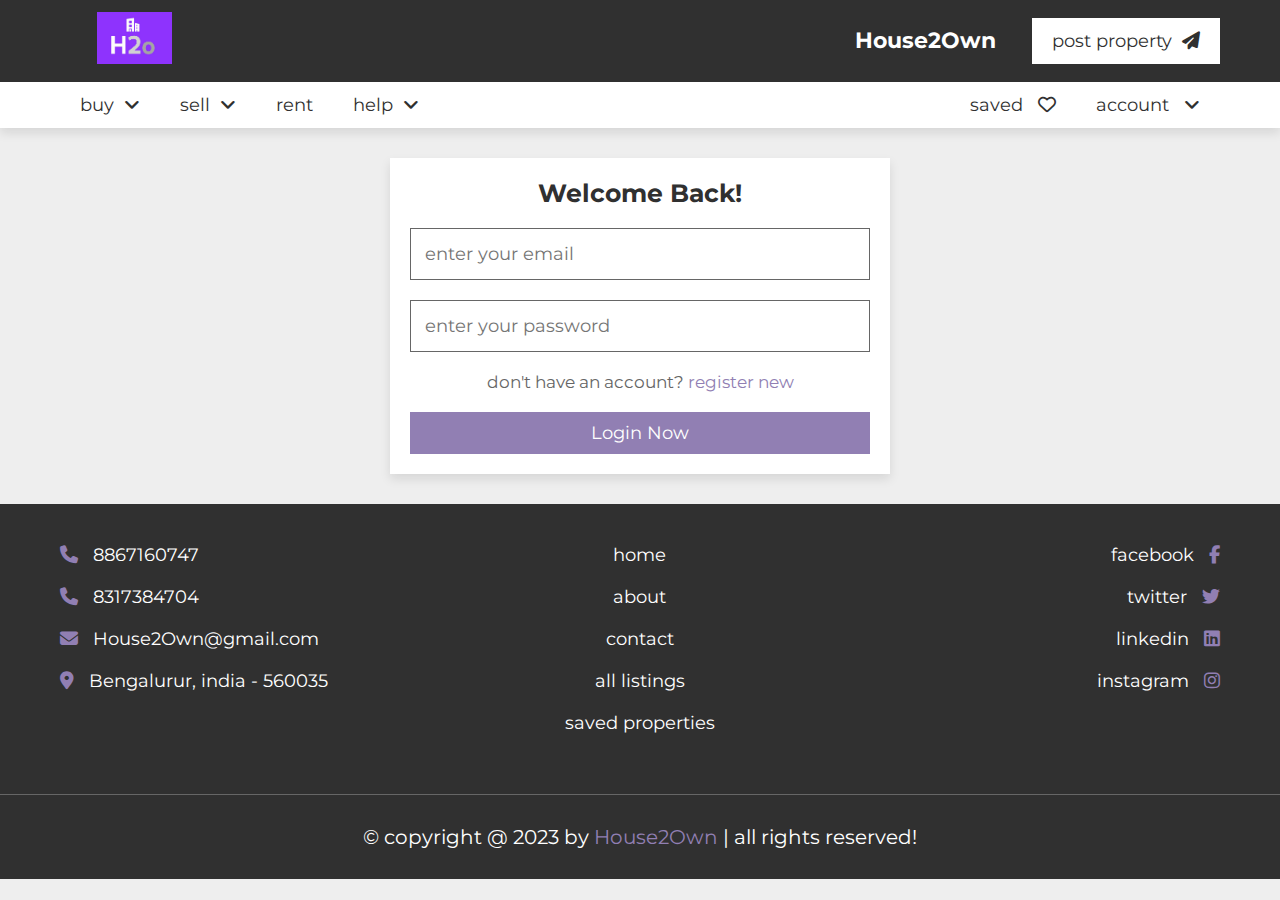
<file: login.html>
<!DOCTYPE html>
<html lang="en">
<head>
   <meta charset="UTF-8">
   <meta http-equiv="X-UA-Compatible" content="IE=edge">
   <meta name="viewport" content="width=device-width, initial-scale=1.0">
   <title>Login</title>
   <link rel="icon" href="images/logo1.jpeg">

   <!-- font awesome cdn link  -->
   <link rel="stylesheet" href="https://cdnjs.cloudflare.com/ajax/libs/font-awesome/6.2.0/css/all.min.css">

   <!-- custom css file link  -->
   <link rel="stylesheet" href="css/style.css">

</head>
<body>
   
<!-- header section starts  -->

<header class="header">

   <nav class="navbar nav-1">
      <section class="flex">
         <table>
            <tr>
               <td><a href="home.html" class="logo"><img src="images/logo1.jpeg" alt="" height="10%" width="10%"></a></td>
               <td><a href="home.html" class="logo"><p class="own"><b>House2Own</b></a></td></p>
           </tr>
         </table>

         <ul>
            <li><a href="#">post property<i class="fas fa-paper-plane"></i></a></li>
         </ul>
      </section>
   </nav>

   <nav class="navbar nav-2">
      <section class="flex">
         <div id="menu-btn" class="fas fa-bars"></div>

         <div class="menu">
            <ul>
               <li><a href="#">buy<i class="fas fa-angle-down"></i></a>
                  <ul>
                     <li><a href="#">house</a></li>
                     <li><a href="#">flat</a></li>
                     <li><a href="#">shop</a></li>
                     <li><a href="#">ready to move</a></li>
                     <li><a href="#">furnished</a></li>
                  </ul>
               </li>
               <li><a href="#">sell<i class="fas fa-angle-down"></i></a>
                  <ul>
                     <li><a href="#">post property</a></li>
                     <li><a href="#">dashboard</a></li>
                  </ul>
               </li>
               <li><a href="#">rent</a>
                  <ul>
                     <li><a href="#">house</a></li>
                     <li><a href="#">flat</a></li>
                     <li><a href="#">shop</a></li>
                  </ul>
               </li>
               <li><a href="#">help<i class="fas fa-angle-down"></i></a>
                  <ul>
                     <li><a href="about.html">about us</a></i></li>
                     <li><a href="contact.html">contact us</a></i></li>
                     <li><a href="contact.html#faq">FAQ</a></i></li>
                  </ul>
               </li>
            </ul>
         </div>

         <ul>
            <li><a href="#">saved <i class="far fa-heart"></i></a></li>
            <li><a href="#">account <i class="fas fa-angle-down"></i></a>
               <ul>
                  <li><a href="login.html">login</a></li>
                  <li><a href="register.html">register</a></li>
               </ul>
            </li>
         </ul>
      </section>
   </nav>

</header>

<!-- header section ends -->

<!-- login section starts  -->

<section class="form-container">

   <form action="" method="post">
      <h3>welcome back!</h3>
      <input type="email" name="email" required maxlength="50" placeholder="enter your email" class="box">
      <input type="password" name="pass" required maxlength="20" placeholder="enter your password" class="box">
      <p>don't have an account? <a href="register.html">register new</a></p>
      <input type="submit" value="login now" name="submit" class="btn">
   </form>

</section>

<!-- login section ends -->












<!-- footer section starts  -->

<footer class="footer">

   <section class="flex">

      <div class="box">
         <a href="tel:8867160747"><i class="fas fa-phone"></i><span>8867160747</span></a>
         <a href="tel:8317384704"><i class="fas fa-phone"></i><span>8317384704</span></a>
         <a href="mailto:House2Own@gmail.com"><i class="fas fa-envelope"></i><span>House2Own@gmail.com</span></a>
         <a href="#"><i class="fas fa-map-marker-alt"></i><span>Bengalurur, india - 560035</span></a>
      </div>

      <div class="box">
         <a href="home.html"><span>home</span></a>
         <a href="about.html"><span>about</span></a>
         <a href="contact.html"><span>contact</span></a>
         <a href="listings.html"><span>all listings</span></a>
         <a href="#"><span>saved properties</span></a>
      </div>

      <div class="box">
         <a href="#"><span>facebook</span><i class="fab fa-facebook-f"></i></a>
         <a href="#"><span>twitter</span><i class="fab fa-twitter"></i></a>
         <a href="#"><span>linkedin</span><i class="fab fa-linkedin"></i></a>
         <a href="#"><span>instagram</span><i class="fab fa-instagram"></i></a>

      </div>

   </section>

   <div class="credit">&copy; copyright @ 2023 by <span>House2Own</span> | all rights reserved!</div>

</footer>

<!-- footer section ends -->


<!-- custom js file link  -->
<script src="js/script.js"></script>

</body>
</html>
</file>
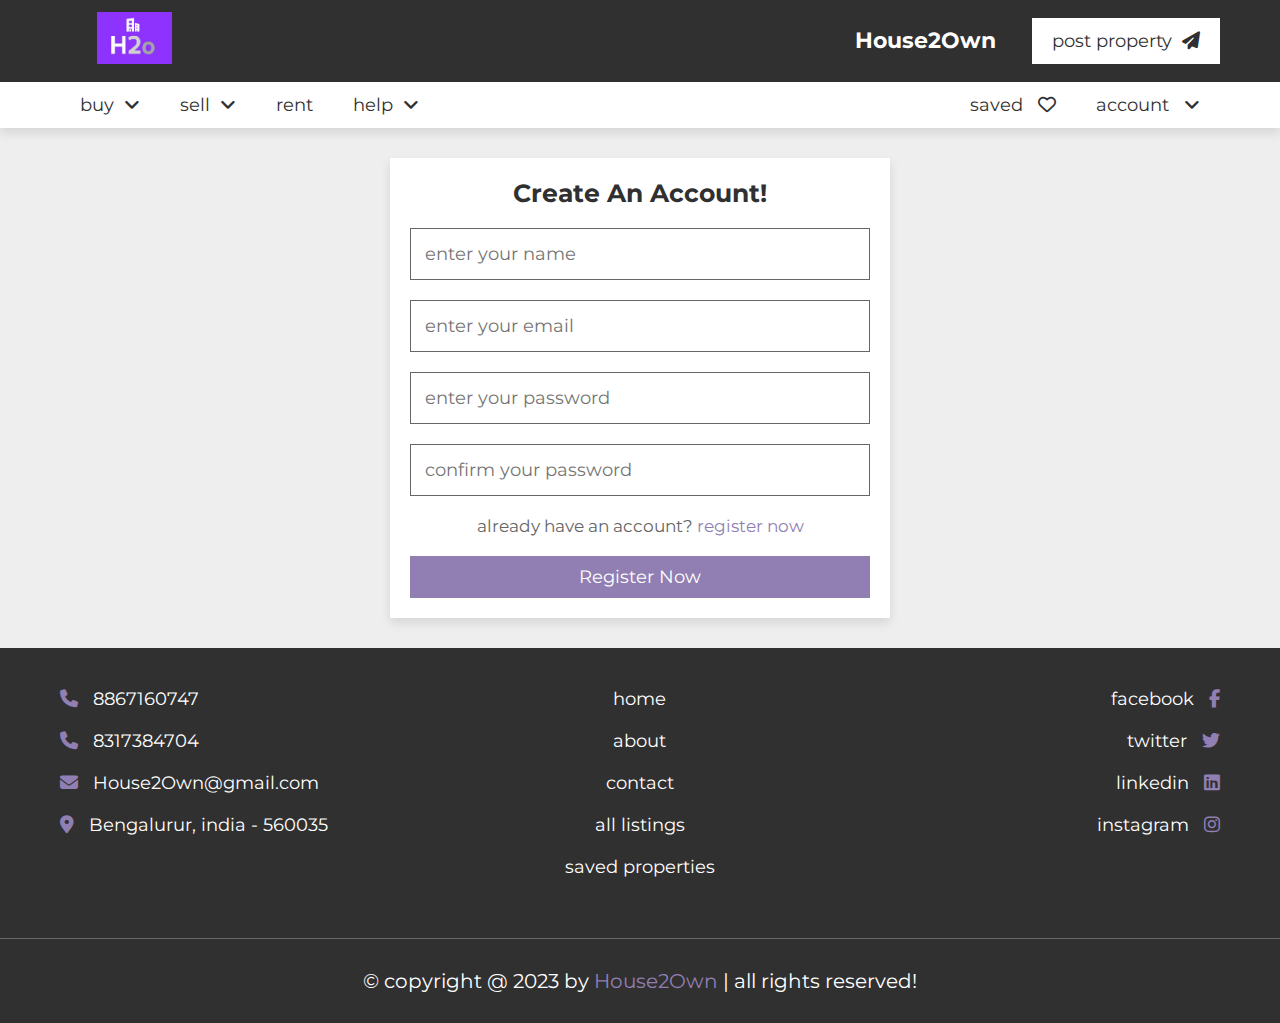
<file: register.html>
<!DOCTYPE html>
<html lang="en">
<head>
   <meta charset="UTF-8">
   <meta http-equiv="X-UA-Compatible" content="IE=edge">
   <meta name="viewport" content="width=device-width, initial-scale=1.0">
   <title>Register</title>
   <link rel="icon" href="images/logo1.jpeg">

   <!-- font awesome cdn link  -->
   <link rel="stylesheet" href="https://cdnjs.cloudflare.com/ajax/libs/font-awesome/6.2.0/css/all.min.css">

   <!-- custom css file link  -->
   <link rel="stylesheet" href="css/style.css">

</head>
<body>
   
<!-- header section starts  -->

<header class="header">

   <nav class="navbar nav-1">
      <section class="flex">
         <table>
            <tr>
               <td><a href="home.html" class="logo"><img src="images/logo1.jpeg" alt="" height="10%" width="10%"></a></td>
               <td><a href="home.html" class="logo"><p class="own"><b>House2Own</b></a></td></p>
           </tr>
         </table>
         <ul>
            <li><a href="#">post property<i class="fas fa-paper-plane"></i></a></li>
         </ul>
      </section>
   </nav>

   <nav class="navbar nav-2">
      <section class="flex">
         <div id="menu-btn" class="fas fa-bars"></div>

         <div class="menu">
            <ul>
               <li><a href="#">buy<i class="fas fa-angle-down"></i></a>
                  <ul>
                     <li><a href="#">house</a></li>
                     <li><a href="#">flat</a></li>
                     <li><a href="#">shop</a></li>
                     <li><a href="#">ready to move</a></li>
                     <li><a href="#">furnished</a></li>
                  </ul>
               </li>
               <li><a href="#">sell<i class="fas fa-angle-down"></i></a>
                  <ul>
                     <li><a href="#">post property</a></li>
                     <li><a href="#">dashboard</a></li>
                  </ul>
               </li>
               <li><a href="#">rent</a>
                  <ul>
                     <li><a href="#">house</a></li>
                     <li><a href="#">flat</a></li>
                     <li><a href="#">shop</a></li>
                  </ul>
               </li>
               <li><a href="#">help<i class="fas fa-angle-down"></i></a>
                  <ul>
                     <li><a href="about.html">about us</a></i></li>
                     <li><a href="contact.html">contact us</a></i></li>
                     <li><a href="contact.html#faq">FAQ</a></i></li>
                  </ul>
               </li>
            </ul>
         </div>

         <ul>
            <li><a href="#">saved <i class="far fa-heart"></i></a></li>
            <li><a href="#">account <i class="fas fa-angle-down"></i></a>
               <ul>
                  <li><a href="login.html">login</a></li>
                  <li><a href="register.html">register</a></li>
               </ul>
            </li>
         </ul>
      </section>
   </nav>

</header>

<!-- header section ends -->

<!-- register section starts  -->

<section class="form-container">

   <form action="" method="post">
      <h3>create an account!</h3>
      <input type="tel" name="name" required maxlength="50" placeholder="enter your name" class="box">
      <input type="email" name="email" required maxlength="50" placeholder="enter your email" class="box">
      <input type="password" name="pass" required maxlength="20" placeholder="enter your password" class="box">
      <input type="password" name="c_pass" required maxlength="20" placeholder="confirm your password" class="box">
      <p>already have an account? <a href="login.html">register now</a></p>
      <input type="submit" value="register now" name="submit" class="btn">
   </form>

</section>

<!-- register section ends -->












<!-- footer section starts  -->

<footer class="footer">

   <section class="flex">

      <div class="box">
         <a href="tel:8867160747"><i class="fas fa-phone"></i><span>8867160747</span></a>
         <a href="tel:8317384704"><i class="fas fa-phone"></i><span>8317384704</span></a>
         <a href="mailto:House2Own@gmail.com"><i class="fas fa-envelope"></i><span>House2Own@gmail.com</span></a>
         <a href="#"><i class="fas fa-map-marker-alt"></i><span>Bengalurur, india - 560035</span></a>
      </div>

      <div class="box">
         <a href="home.html"><span>home</span></a>
         <a href="about.html"><span>about</span></a>
         <a href="contact.html"><span>contact</span></a>
         <a href="listings.html"><span>all listings</span></a>
         <a href="#"><span>saved properties</span></a>
      </div>

      <div class="box">
         <a href="#"><span>facebook</span><i class="fab fa-facebook-f"></i></a>
         <a href="#"><span>twitter</span><i class="fab fa-twitter"></i></a>
         <a href="#"><span>linkedin</span><i class="fab fa-linkedin"></i></a>
         <a href="#"><span>instagram</span><i class="fab fa-instagram"></i></a>

      </div>

   </section>

   <div class="credit">&copy; copyright @ 2023 by <span>House2Own</span> | all rights reserved!</div>

</footer>

<!-- footer section ends -->


<!-- custom js file link  -->
<script src="js/script.js"></script>

</body>
</html>
</file>
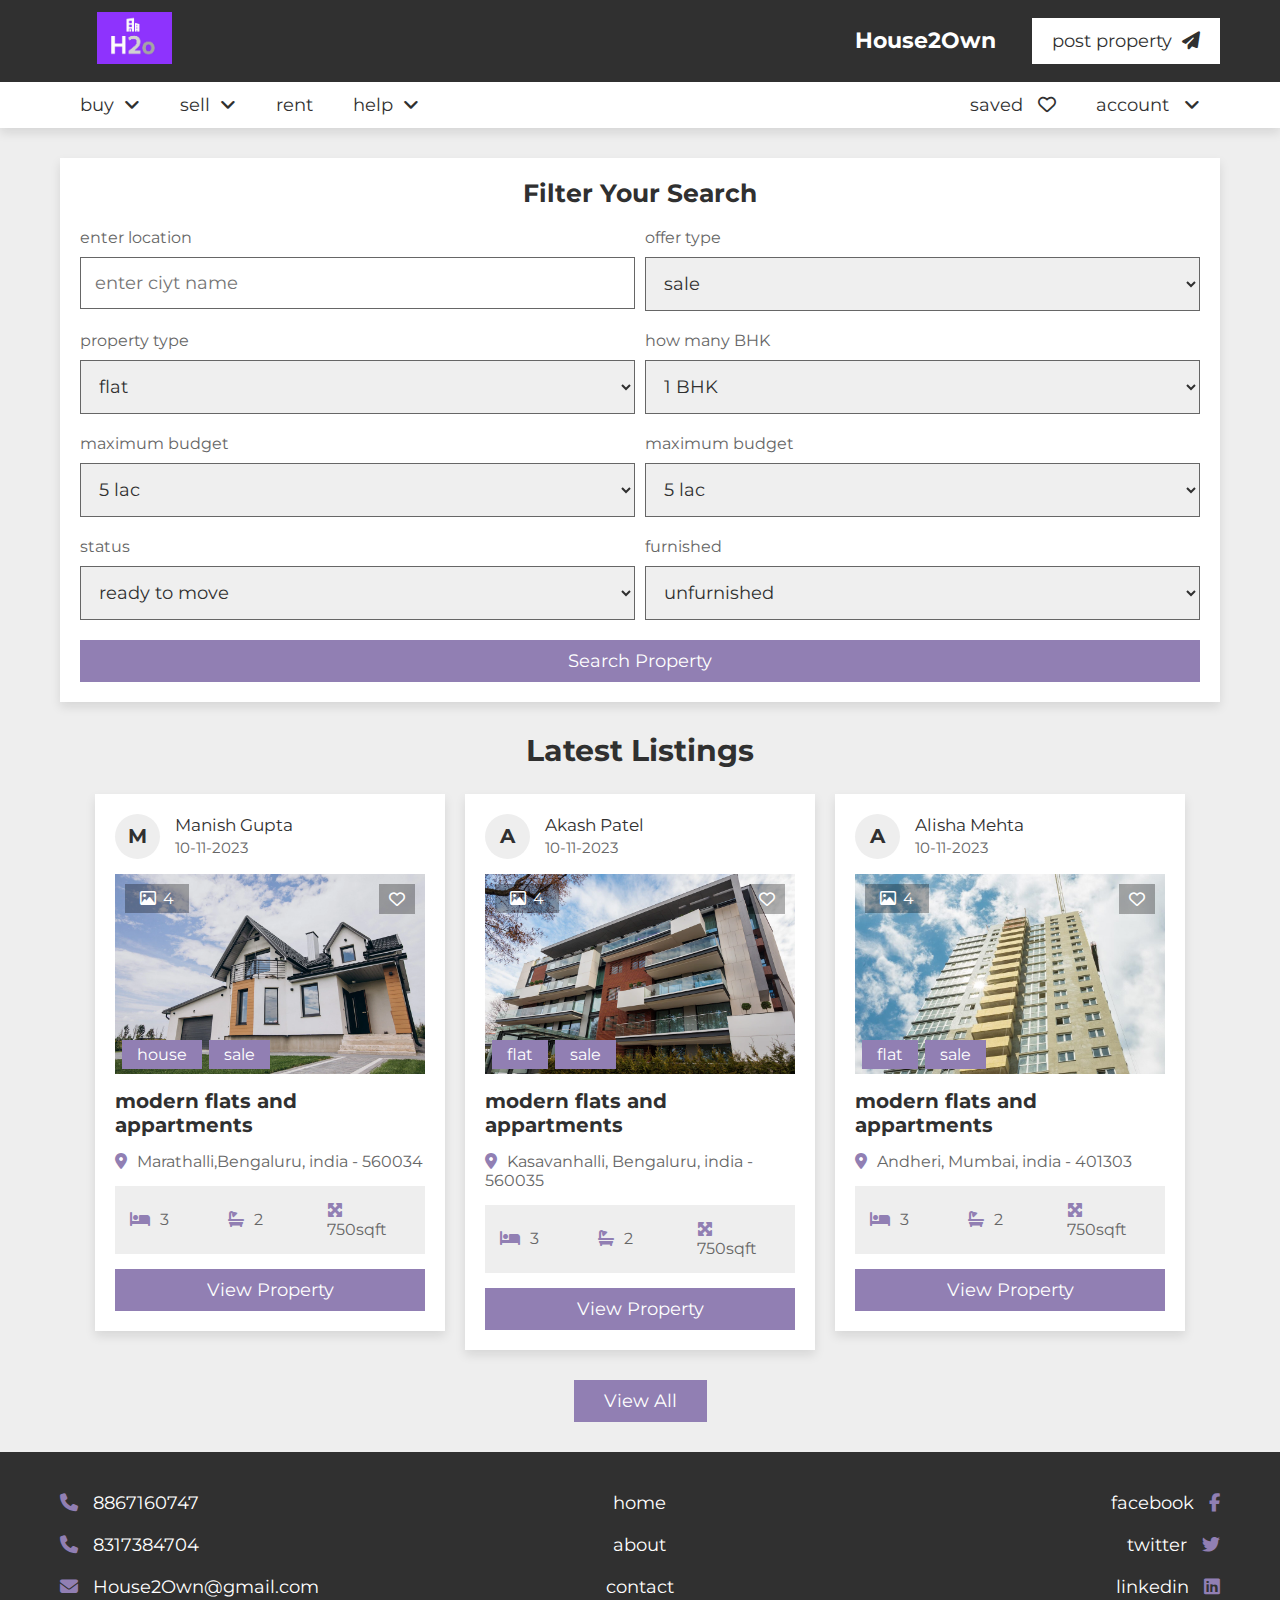
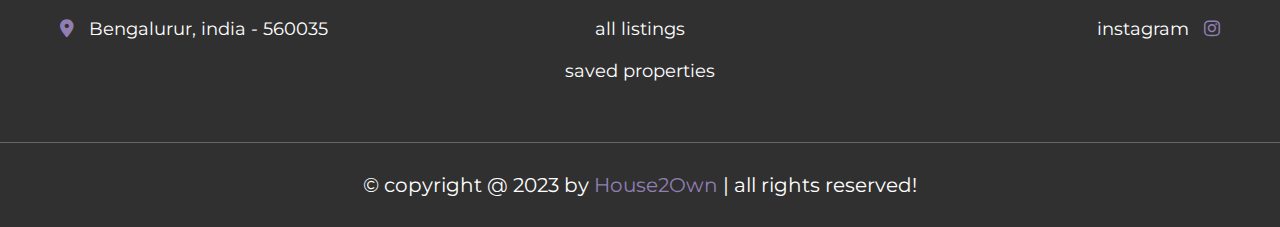
<file: search.html>
<!DOCTYPE html>
<html lang="en">
<head>
   <meta charset="UTF-8">
   <meta http-equiv="X-UA-Compatible" content="IE=edge">
   <meta name="viewport" content="width=device-width, initial-scale=1.0">
   <title>Search Page</title>
   <link rel="icon" href="images/logo1.jpeg">

   <!-- font awesome cdn link  -->
   <link rel="stylesheet" href="https://cdnjs.cloudflare.com/ajax/libs/font-awesome/6.2.0/css/all.min.css">

   <!-- custom css file link  -->
   <link rel="stylesheet" href="css/style.css">

</head>
<body>
   
<!-- header section starts  -->

<header class="header">

   <nav class="navbar nav-1">
      <section class="flex">
         <table>
            <tr>
               <td><a href="home.html" class="logo"><img src="images/logo1.jpeg" alt="" height="10%" width="10%"></a></td>
               <td><a href="home.html" class="logo"><p class="own"><b>House2Own</b></a></td></p>
           </tr>
         </table>

         <ul>
            <li><a href="#">post property<i class="fas fa-paper-plane"></i></a></li>
         </ul>
      </section>
   </nav>

   <nav class="navbar nav-2">
      <section class="flex">
         <div id="menu-btn" class="fas fa-bars"></div>

         <div class="menu">
            <ul>
               <li><a href="#">buy<i class="fas fa-angle-down"></i></a>
                  <ul>
                     <li><a href="#">house</a></li>
                     <li><a href="#">flat</a></li>
                     <li><a href="#">shop</a></li>
                     <li><a href="#">ready to move</a></li>
                     <li><a href="#">furnished</a></li>
                  </ul>
               </li>
               <li><a href="#">sell<i class="fas fa-angle-down"></i></a>
                  <ul>
                     <li><a href="#">post property</a></li>
                     <li><a href="#">dashboard</a></li>
                  </ul>
               </li>
               <li><a href="#">rent</a>
                  <ul>
                     <li><a href="#">house</a></li>
                     <li><a href="#">flat</a></li>
                     <li><a href="#">shop</a></li>
                  </ul>
               </li>
               <li><a href="#">help<i class="fas fa-angle-down"></i></a>
                  <ul>
                     <li><a href="about.html">about us</a></i></li>
                     <li><a href="contact.html">contact us</a></i></li>
                     <li><a href="contact.html#faq">FAQ</a></i></li>
                  </ul>
               </li>
            </ul>
         </div>

         <ul>
            <li><a href="#">saved <i class="far fa-heart"></i></a></li>
            <li><a href="#">account <i class="fas fa-angle-down"></i></a>
               <ul>
                  <li><a href="login.html">login</a></li>
                  <li><a href="register.html">register</a></li>
               </ul>
            </li>
         </ul>
      </section>
   </nav>

</header>

<!-- header section ends -->

<!-- search filter section starts  -->

<section class="filters" style="padding-bottom: 0;">

   <form action="" method="post">
      <div id="close-filter"><i class="fas fa-times"></i></div>
      <h3>filter your search</h3>
         
         <div class="flex">
            <div class="box">
               <p>enter location</p>
               <input type="text" name="location" required maxlength="50" placeholder="enter ciyt name" class="input">
            </div>
            <div class="box">
               <p>offer type</p>
               <select name="offer" class="input" required>
                  <option value="sale">sale</option>
                  <option value="resale">resale</option>
                  <option value="rent">rent</option>
               </select>
            </div>
            <div class="box">
               <p>property type</p>
               <select name="type" class="input" required>
                  <option value="flat">flat</option>
                  <option value="house">house</option>
                  <option value="shop">shop</option>
               </select>
            </div>
            <div class="box">
               <p>how many BHK</p>
               <select name="bhk" class="input" required>
                  <option value="1">1 BHK</option>
                  <option value="2">2 BHK</option>
                  <option value="3">3 BHK</option>
                  <option value="4">4 BHK</option>
                  <option value="5">5 BHK</option>
                  <option value="6">6 BHK</option>
                  <option value="7">7 BHK</option>
                  <option value="8">8 BHK</option>
                  <option value="9">9 BHK</option>
               </select>
            </div>
            <div class="box">
               <p>maximum budget</p>
               <select name="minimum" class="input" required>
                  <option value="5000000">5 lac</option>
                  <option value="1000000">10 lac</option>
                  <option value="2000000">20 lac</option>
                  <option value="3000000">30 lac</option>
                  <option value="4000000">40 lac</option>
                  <option value="4000000">40 lac</option>
                  <option value="5000000">50 lac</option>
                  <option value="6000000">60 lac</option>
                  <option value="7000000">70 lac</option>
                  <option value="8000000">80 lac</option>
                  <option value="9000000">90 lac</option>
                  <option value="10000000">1 Cr</option>
                  <option value="20000000">2 Cr</option>
                  <option value="30000000">3 Cr</option>
                  <option value="40000000">4 Cr</option>
                  <option value="50000000">5 Cr</option>
                  <option value="60000000">6 Cr</option>
                  <option value="70000000">7 Cr</option>
                  <option value="80000000">8 Cr</option>
                  <option value="90000000">9 Cr</option>
                  <option value="100000000">10 Cr</option>
                  <option value="150000000">15 Cr</option>
                  <option value="200000000">20 Cr</option>
               </select>
            </div>
            <div class="box">
               <p>maximum budget</p>
               <select name="maximum" class="input" required>
                  <option value="5000000">5 lac</option>
                  <option value="1000000">10 lac</option>
                  <option value="2000000">20 lac</option>
                  <option value="3000000">30 lac</option>
                  <option value="4000000">40 lac</option>
                  <option value="4000000">40 lac</option>
                  <option value="5000000">50 lac</option>
                  <option value="6000000">60 lac</option>
                  <option value="7000000">70 lac</option>
                  <option value="8000000">80 lac</option>
                  <option value="9000000">90 lac</option>
                  <option value="10000000">1 Cr</option>
                  <option value="20000000">2 Cr</option>
                  <option value="30000000">3 Cr</option>
                  <option value="40000000">4 Cr</option>
                  <option value="50000000">5 Cr</option>
                  <option value="60000000">6 Cr</option>
                  <option value="70000000">7 Cr</option>
                  <option value="80000000">8 Cr</option>
                  <option value="90000000">9 Cr</option>
                  <option value="100000000">10 Cr</option>
                  <option value="150000000">15 Cr</option>
                  <option value="200000000">20 Cr</option>
               </select>
            </div>
            <div class="box">
               <p>status</p>
               <select name="status" class="input" required>
                  <option value="ready to move">ready to move</option>
                  <option value="under construction">under construction</option>
               </select>
            </div>
            <div class="box">
               <p>furnished</p>
               <select name="furnished" class="input" required>
                  <option value="unfurnished">unfurnished</option>
                  <option value="furnished">furnished</option>
                  <option value="semi-furnished">semi-furnished</option>
               </select>
            </div>
         </div>
         <input type="submit" value="search property" name="search" class="btn">
   </form>

</section>

<!-- search filter section ends -->

<div id="filter-btn" class="fas fa-filter"></div>

<!-- listings section starts  -->

<section class="listings">

   <h1 class="heading">latest listings</h1>

   <div class="box-container">

      <div class="box">
         <div class="admin">
            <h3>M</h3>
            <div>
               <p>Manish Gupta</p>
               <span>10-11-2023</span>
            </div>
         </div>
         <div class="thumb">
            <p class="total-images"><i class="far fa-image"></i><span>4</span></p>
            <p class="type"><span>house</span><span>sale</span></p>
            <form action="" method="post" class="save">
               <button type="submit" name="save" class="far fa-heart"></button>
            </form>
            <img src="images/house-img-1.webp" alt="">
         </div>
         <h3 class="name">modern flats and appartments</h3>
         <p class="location"><i class="fas fa-map-marker-alt"></i><span>Marathalli,Bengaluru, india - 560034</span></p>
         <div class="flex">
            <p><i class="fas fa-bed"></i><span>3</span></p>
            <p><i class="fas fa-bath"></i><span>2</span></p>
            <p><i class="fas fa-maximize"></i><span>750sqft</span></p>
         </div>
         <a href="view_property.html" class="btn">view property</a>
      </div>

      <div class="box">
         <div class="admin">
            <h3>A</h3>
            <div>
               <p>Akash Patel</p>
               <span>10-11-2023</span>
            </div>
         </div>
         <div class="thumb">
            <p class="total-images"><i class="far fa-image"></i><span>4</span></p>
            <p class="type"><span>flat</span><span>sale</span></p>
            <form action="" method="post" class="save">
               <button type="submit" name="save" class="far fa-heart"></button>
            </form>
            <img src="images/house-img-2.webp" alt="">
         </div>
         <h3 class="name">modern flats and appartments</h3>
         <p class="location"><i class="fas fa-map-marker-alt"></i><span>Kasavanhalli, Bengaluru, india - 560035</span></p>
         <div class="flex">
            <p><i class="fas fa-bed"></i><span>3</span></p>
            <p><i class="fas fa-bath"></i><span>2</span></p>
            <p><i class="fas fa-maximize"></i><span>750sqft</span></p>
         </div>
         <a href="view_property.html" class="btn">view property</a>
      </div>

      <div class="box">
         <div class="admin">
            <h3>A</h3>
            <div>
               <p>Alisha Mehta</p>
               <span>10-11-2023</span>
            </div>
         </div>
         <div class="thumb">
            <p class="total-images"><i class="far fa-image"></i><span>4</span></p>
            <p class="type"><span>flat</span><span>sale</span></p>
            <form action="" method="post" class="save">
               <button type="submit" name="save" class="far fa-heart"></button>
            </form>
            <img src="images/house-img-3.jpg" alt="">
         </div>
         <h3 class="name">modern flats and appartments</h3>
         <p class="location"><i class="fas fa-map-marker-alt"></i><span>Andheri, Mumbai, india - 401303</span></p>
         <div class="flex">
            <p><i class="fas fa-bed"></i><span>3</span></p>
            <p><i class="fas fa-bath"></i><span>2</span></p>
            <p><i class="fas fa-maximize"></i><span>750sqft</span></p>
         </div>
         <a href="view_property.html" class="btn">view property</a>
      </div>

   </div>

   <div style="margin-top: 2rem; text-align:center;">
      <a href="listings.html" class="inline-btn">view all</a>
   </div>

</section>

<!-- listings section ends -->











<!-- footer section starts  -->

<footer class="footer">

   <section class="flex">

      <div class="box">
         <a href="tel:8867160747"><i class="fas fa-phone"></i><span>8867160747</span></a>
         <a href="tel:8317384704"><i class="fas fa-phone"></i><span>8317384704</span></a>
         <a href="mailto:House2Own@gmail.com"><i class="fas fa-envelope"></i><span>House2Own@gmail.com</span></a>
         <a href="#"><i class="fas fa-map-marker-alt"></i><span>Bengalurur, india - 560035</span></a>
      </div>

      <div class="box">
         <a href="home.html"><span>home</span></a>
         <a href="about.html"><span>about</span></a>
         <a href="contact.html"><span>contact</span></a>
         <a href="listings.html"><span>all listings</span></a>
         <a href="#"><span>saved properties</span></a>
      </div>

      <div class="box">
         <a href="#"><span>facebook</span><i class="fab fa-facebook-f"></i></a>
         <a href="#"><span>twitter</span><i class="fab fa-twitter"></i></a>
         <a href="#"><span>linkedin</span><i class="fab fa-linkedin"></i></a>
         <a href="#"><span>instagram</span><i class="fab fa-instagram"></i></a>

      </div>

   </section>

   <div class="credit">&copy; copyright @ 2023 by <span>House2Own</span> | all rights reserved!</div>

</footer>

<!-- footer section ends -->


<!-- custom js file link  -->
<script src="js/script.js"></script>

<script>

document.querySelector('#filter-btn').onclick = () =>{
   document.querySelector('.filters').classList.add('active');
}

document.querySelector('#close-filter').onclick = () =>{
   document.querySelector('.filters').classList.remove('active');
}

</script>

</body>
</html>
</file>
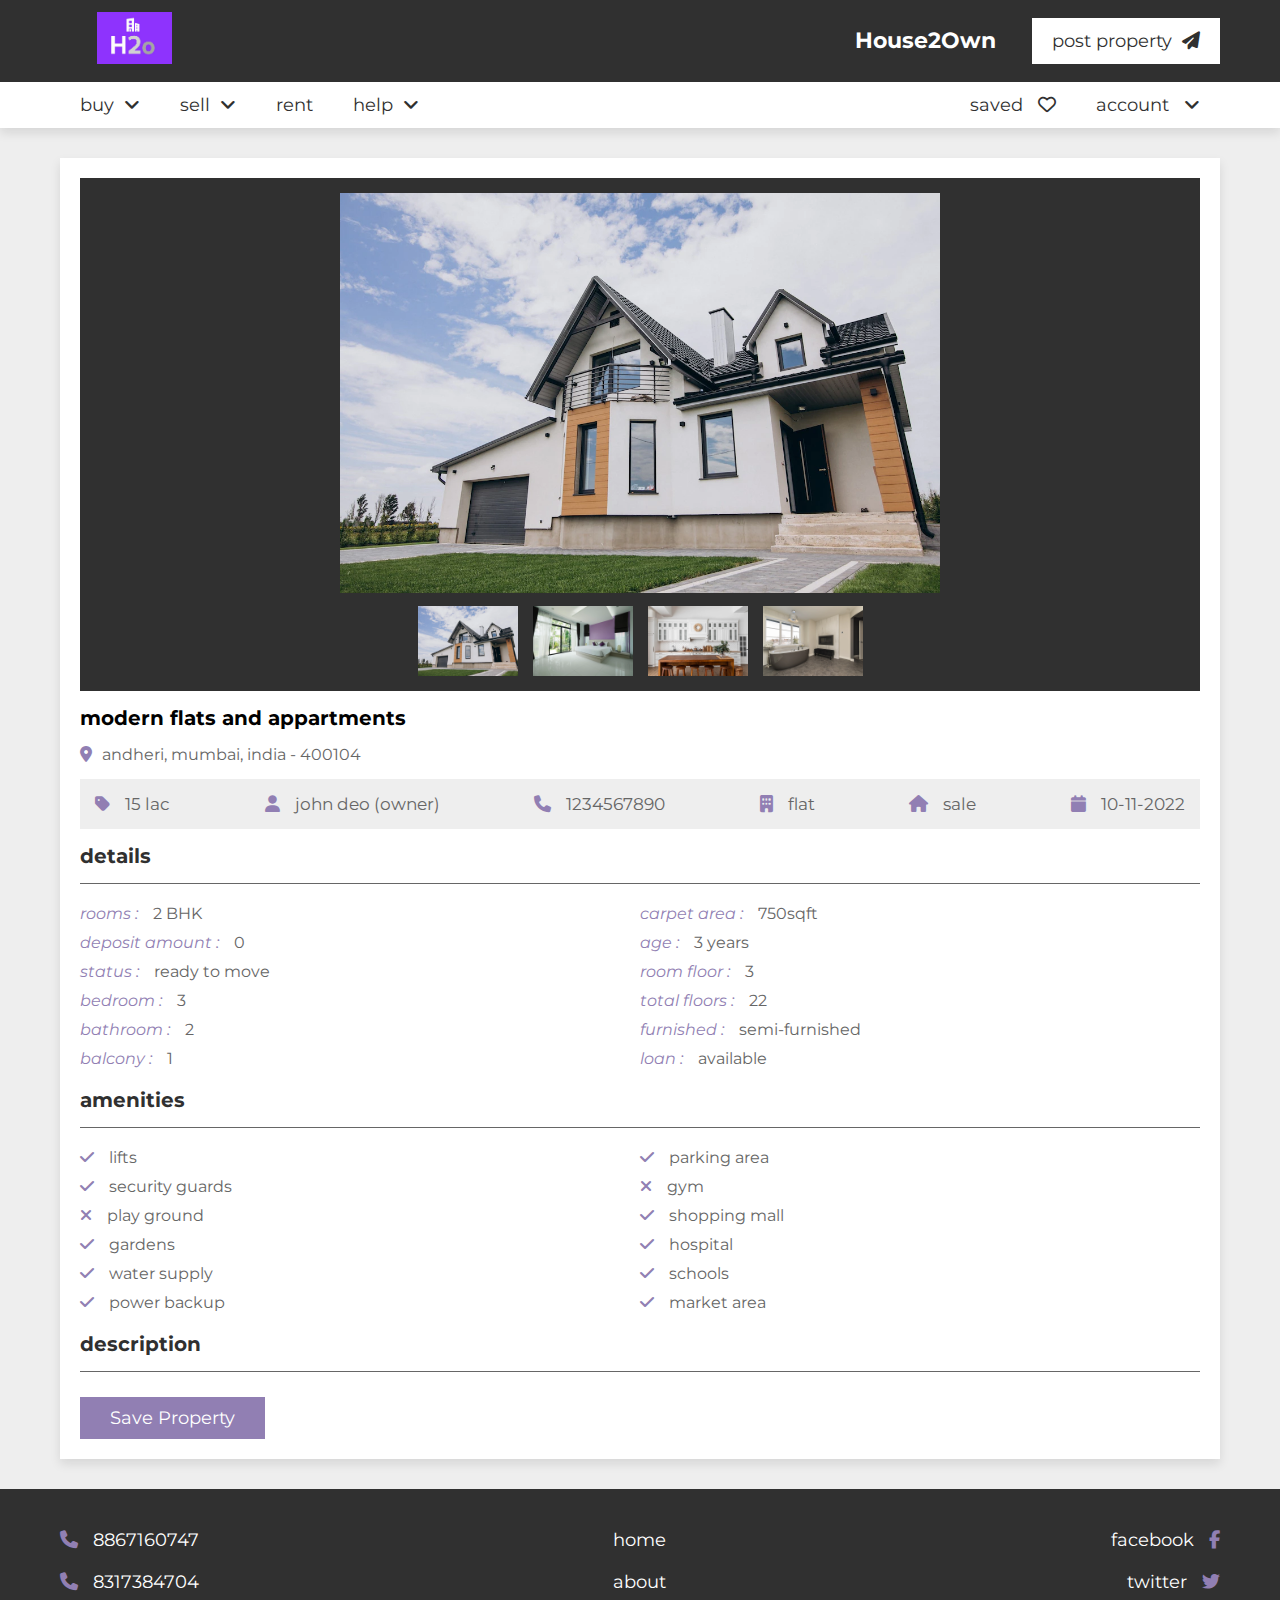
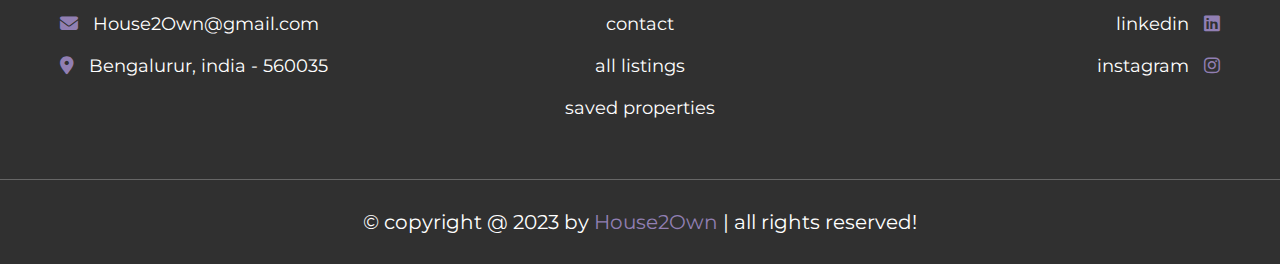
<file: view_property.html>
<!DOCTYPE html>
<html lang="en">
<head>
   <meta charset="UTF-8">
   <meta http-equiv="X-UA-Compatible" content="IE=edge">
   <meta name="viewport" content="width=device-width, initial-scale=1.0">
   <title>View Property</title>

   <!-- font awesome cdn link  -->
   <link rel="stylesheet" href="https://cdnjs.cloudflare.com/ajax/libs/font-awesome/6.2.0/css/all.min.css">

   <!-- custom css file link  -->
   <link rel="stylesheet" href="css/style.css">

</head>
<body>
   
<!-- header section starts  -->

<header class="header">

   <nav class="navbar nav-1">
      <section class="flex">
         <table>
            <tr>
               <td><a href="home.html" class="logo"><img src="images/logo1.jpeg" alt="" height="10%" width="10%"></a></td>
               <td><a href="home.html" class="logo"><p class="own"><b>House2Own</b></a></td></p>
           </tr>
         </table>
         <ul>
            <li><a href="#">post property<i class="fas fa-paper-plane"></i></a></li>
         </ul>
      </section>
   </nav>

   <nav class="navbar nav-2">
      <section class="flex">
         <div id="menu-btn" class="fas fa-bars"></div>

         <div class="menu">
            <ul>
               <li><a href="#">buy<i class="fas fa-angle-down"></i></a>
                  <ul>
                     <li><a href="#">house</a></li>
                     <li><a href="#">flat</a></li>
                     <li><a href="#">shop</a></li>
                     <li><a href="#">ready to move</a></li>
                     <li><a href="#">furnished</a></li>
                  </ul>
               </li>
               <li><a href="#">sell<i class="fas fa-angle-down"></i></a>
                  <ul>
                     <li><a href="#">post property</a></li>
                     <li><a href="#">dashboard</a></li>
                  </ul>
               </li>
               <li><a href="#">rent</a>
                  <ul>
                     <li><a href="#">house</a></li>
                     <li><a href="#">flat</a></li>
                     <li><a href="#">shop</a></li>
                  </ul>
               </li>
               <li><a href="#">help<i class="fas fa-angle-down"></i></a>
                  <ul>
                     <li><a href="about.html">about us</a></i></li>
                     <li><a href="contact.html">contact us</a></i></li>
                     <li><a href="contact.html#faq">FAQ</a></i></li>
                  </ul>
               </li>
            </ul>
         </div>

         <ul>
            <li><a href="#">saved <i class="far fa-heart"></i></a></li>
            <li><a href="#">account <i class="fas fa-angle-down"></i></a>
               <ul>
                  <li><a href="login.html">login</a></li>
                  <li><a href="register.html">register</a></li>
               </ul>
            </li>
         </ul>
      </section>
   </nav>

</header>

<!-- header section ends -->

<!-- view property section starts  -->

<section class="view-property">

   <div class="details">
      <div class="thumb">
         <div class="big-image">
            <img src="images/house-img-1.webp" alt="">
         </div>
         <div class="small-images">
            <img src="images/house-img-1.webp" alt="">
            <img src="images/hall-img-1.webp" alt="">
            <img src="images/kitchen-img-1.webp" alt="">
            <img src="images/bathroom-img-1.webp" alt="">
         </div>
      </div>
      <h3 class="name">modern flats and appartments</h3>
      <p class="location"><i class="fas fa-map-marker-alt"></i><span>andheri, mumbai, india - 400104</span></p>
      <div class="info">
         <p><i class="fas fa-tag"></i><span>15 lac</span></p>
         <p><i class="fas fa-user"></i><span>john deo (owner)</span></p>
         <p><i class="fas fa-phone"></i><a href="tel:1234567890">1234567890</a></p>
         <p><i class="fas fa-building"></i><span>flat</span></p>
         <p><i class="fas fa-house"></i><span>sale</span></p>
         <p><i class="fas fa-calendar"></i><span>10-11-2022</span></p>
      </div>
      <h3 class="title">details</h3>
      <div class="flex">
         <div class="box">
            <p><i>rooms :</i><span>2 BHK</span></p>
            <p><i>deposit amount :</i><span>0</span></p>
            <p><i>status :</i><span>ready to move</span></p>
            <p><i>bedroom :</i><span>3</span></p>
            <p><i>bathroom :</i><span>2</span></p>
            <p><i>balcony :</i><span>1</span></p>
         </div>
         <div class="box">
            <p><i>carpet area :</i><span>750sqft</span></p>
            <p><i>age :</i><span>3 years</span></p>
            <p><i>room floor :</i><span>3</span></p>
            <p><i>total floors :</i><span>22</span></p>
            <p><i>furnished :</i><span>semi-furnished</span></p>
            <p><i>loan :</i><span>available</span></p>
         </div>
      </div>
      <h3 class="title">amenities</h3>
      <div class="flex">
         <div class="box">
            <p><i class="fas fa-check"></i><span>lifts</span></p>
            <p><i class="fas fa-check"></i><span>security guards</span></p>
            <p><i class="fas fa-times"></i><span>play ground</span></p>
            <p><i class="fas fa-check"></i><span>gardens</span></p>
            <p><i class="fas fa-check"></i><span>water supply</span></p>
            <p><i class="fas fa-check"></i><span>power backup</span></p>
         </div>
         <div class="box">
            <p><i class="fas fa-check"></i><span>parking area</span></p>
            <p><i class="fas fa-times"></i><span>gym</span></p>
            <p><i class="fas fa-check"></i><span>shopping mall</span></p>
            <p><i class="fas fa-check"></i><span>hospital</span></p>
            <p><i class="fas fa-check"></i><span>schools</span></p>
            <p><i class="fas fa-check"></i><span>market area</span></p>
         </div>
      </div>
      <h3 class="title">description</h3>
      <p class="description">

      </p>
      <form action="" method="post">
         <input type="submit" value="save property" name="save" class="inline-btn">
      </form>
   </div>

</section>

<!-- view property section ends -->












<!-- footer section starts  -->

<footer class="footer">

   <section class="flex">

      <div class="box">
         <a href="tel:8867160747"><i class="fas fa-phone"></i><span>8867160747</span></a>
         <a href="tel:8317384704"><i class="fas fa-phone"></i><span>8317384704</span></a>
         <a href="mailto:House2Own@gmail.com"><i class="fas fa-envelope"></i><span>House2Own@gmail.com</span></a>
         <a href="#"><i class="fas fa-map-marker-alt"></i><span>Bengalurur, india - 560035</span></a>
      </div>

      <div class="box">
         <a href="home.html"><span>home</span></a>
         <a href="about.html"><span>about</span></a>
         <a href="contact.html"><span>contact</span></a>
         <a href="listings.html"><span>all listings</span></a>
         <a href="#"><span>saved properties</span></a>
      </div>

      <div class="box">
         <a href="#"><span>facebook</span><i class="fab fa-facebook-f"></i></a>
         <a href="#"><span>twitter</span><i class="fab fa-twitter"></i></a>
         <a href="#"><span>linkedin</span><i class="fab fa-linkedin"></i></a>
         <a href="#"><span>instagram</span><i class="fab fa-instagram"></i></a>

      </div>

   </section>

   <div class="credit">&copy; copyright @ 2023 by <span>House2Own</span> | all rights reserved!</div>

</footer>

<!-- footer section ends -->


<!-- custom js file link  -->
<script src="js/script.js"></script>

</body>
</html>
</file>
<file: css/style.css>
@import url('https://fonts.googleapis.com/css2?family=Montserrat:wght@100;200;300;400&display=swap');

:root{
   --main-color:#917FB3;
   --light-color:#666;
   --light-bg:#eee;
   --white:#fff;
   --black:#303030;
   --border:.1rem solid var(--light-color);
   --box-shodow:0 .5rem 1rem rgba(0,0,0,.1);
}

*{
   font-family: 'Montserrat', sans-serif;
   margin: 0; padding: 0;
   box-sizing: border-box;
   outline: none; border: none;
   text-decoration: none;
}

*::selection{
   background-color: var(--main-color);
   color: var(--white);
}

*::-webkit-scrollbar{
   height: .5rem;
   width: 1rem;
}

*::-webkit-scrollbar-track{
   background-color: transparent;
}

*::-webkit-scrollbar-thumb{
   background-color: var(--main-color);
   border-radius: 5rem;
}

html{
   font-size: 62.5%;
   overflow-x: hidden;
   scroll-behavior: smooth;
   scroll-padding-top: 10rem;
}

body{
   background-color: var(--light-bg);
}

section{
   padding: 3rem 2rem;
   max-width: 1200px;
   margin: 0 auto;
}
table,tr,td{
   padding: auto;
   }



.heading{
   text-align: center;
   padding-bottom: 2.5rem;
   font-size: 3rem;
   color: var(--black);
   text-transform: capitalize;
}

.btn,
.inline-btn{
   margin-top: 1rem;
   padding: 1rem 3rem;
   background-color: var(--main-color);
   color: var(--white);
   cursor: pointer;
   text-align: center;
   font-size: 1.8rem;
   text-transform: capitalize;
}

.btn:hover,
.inline-btn:hover{
   background-color: var(--black);
}

.btn{
   display: block;
   width: 100%;
}

.inline-btn{
   display: inline-block;
}

.header{
   position: sticky;
   top: 0; left: 0; right: 0;
   z-index: 1000;
   box-shadow: var(--box-shodow);
}
/* .header.navbar.nav-1.flex.own{
   color: #917FB3;
} */

.header.navbar.nav-1.logo{
   margin-top: 10px;
}
.header.navbar.nav-1.logo{
   margin-top: 10px;
}

.header .navbar.nav-1 .flex{
   padding-top: 1rem;
   padding-bottom: 1rem;
}
.header .navbar.nav-2 .flex{
   padding-top: 0;
   padding-bottom: 0;
}

.header .navbar.nav-1{
   background-color: var(--black);
}

.header .navbar.nav-2{
   background-color: var(--white);
}

.header .navbar .flex{
   display: flex;
   align-items: center;
   justify-content: space-between;
}

.header .navbar .flex .logo{
   font-size: 2.2rem;
   color: var(--white); 
}

.header .navbar .flex .logo i{
   color: var(--main-color);
   margin-right: 1rem;
}

.header .navbar .flex ul{
   list-style: none;
}

.header .navbar .flex ul li{
   float: left;
   position: relative;
}

.header .navbar .flex ul li a{
   display: inline-block;
   padding: 1.2rem 2rem;
   font-size: 1.8rem;
   color: var(--black);
   background-color: var(--white);
}

.header .navbar .flex ul li a:hover{
   background-color: var(--main-color);
   color: var(--white);
}

.header .navbar .flex ul li a i{
   margin-left: 1rem;
}

.header .navbar .flex ul li ul{
   position: absolute;
   width: 17rem;
   left: 0;
}

.header .navbar .flex ul li ul li{
   width: 100%;
}

.header .navbar .flex ul li ul li a{
   display: none;
}

.header .navbar .flex ul li:hover ul li a{
   display: block;
}

#menu-btn{
   font-size: 2.5rem;
   color: var(--black);
   display: none;
}

.home{
   background:url('../images/home-bg1.jpe') no-repeat;
   background-size: cover;
   background-position: center;
}

.home .center{
   min-height: 85vh;
   display: flex;
   align-items: center;
   justify-content: center;
}

.home .center form{
   background-color: var(--white);
   padding: 2rem;
   box-shadow: var(--box-shodow);
   width: 50rem;
}

.home .center form h3{
   padding-bottom: 1rem;
   text-align: center;
   color: var(--black);
   text-transform: capitalize;
   font-size: 2.5rem;
}

.home .center form .flex{
   display: flex;
   gap:1rem;
   flex-wrap: wrap;
}

.home .center form .box{
   flex: 1 1 20rem;
}

.home .center form .box .input{
   width: 100%;
   border: var(--border);
   padding: 1.4rem;
   color: var(--black);
   font-size: 1.8rem;
   margin: 1rem 0;
}

.home .center form .box p{
   color: var(--light-color);
   font-size: 1.7rem;
   padding-top: 1rem;
}

.home .center form .box p span{
   color: var(--main-color);
}

.services .box-container{
   display: grid;
   grid-template-columns: repeat(auto-fit, 30rem);
   gap: 2rem;
   justify-content: center;
   align-items: flex-start;
}

.services .box-container .box:hover{
   background-color: var(--white);
   box-shadow: var(--box-shodow);
   padding: 2rem;
   text-align: center;
}

.services .box-container .box img{
   margin: 1rem 0;
   height: 8rem;
}

.services .box-container .box h3{
   font-size: 2rem;
   padding: 1rem 0;
   color: var(--black);
   text-transform: capitalize;
}

.services .box-container .box p{
   line-height: 2;
   font-size: 1.6rem;
   color: var(--light-color);
   padding-top: .5rem;
}

.listings .box-container{
   display: grid;
   grid-template-columns: repeat(auto-fit, 35rem);
   gap: 2rem;
   justify-content: center;
   align-items: flex-start;
}

.listings .box-container .box{
   background-color: var(--white);
   box-shadow: var(--box-shodow);
   padding: 2rem;
   overflow-x: hidden;
}

.listings .box-container .box .admin{
   display: flex;
   align-items: center;
   gap: 1.5rem;
}

.listings .box-container .box .admin h3{
   height: 4.5rem;
   line-height: 4.4rem;
   width: 4.5rem;
   border-radius: 50%;
   font-size: 2rem;
   color: var(--black);
   background-color: var(--light-bg);
   text-align:center;
}

.listings .box-container .box .admin p{
   font-size: 1.7rem;
   color: var(--black);
   padding-bottom: .3rem;
}

.listings .box-container .box .admin span{
   font-size: 1.5rem;
   color: var(--light-color);
}

.listings .box-container .box .thumb{
   position: relative;
   height: 20rem;
   overflow: hidden;
   margin: 1.5rem 0;
}

.listings .box-container .box .thumb img{
   height: 100%;
   width: 100%;
   transition: .2s linear;
}

.listings .box-container .box:hover .thumb img{
   transform: scale(1.1);
}

.listings .box-container .box .thumb .total-images{
   position: absolute;
   top: 1rem; left: 1rem;
   background-color: rgba(0,0,0,.3);
   color: var(--white);
   padding: .5rem 1.5rem;
   font-size: 1.6rem;
   z-index: 1;
}

.listings .box-container .box .thumb .total-images i{
   margin-right: .7rem;
}

.listings .box-container .box .thumb .type{
   position: absolute;
   bottom: 1rem; left: .7rem;
   z-index: 1;
}

.listings .box-container .box .thumb .type span{
   margin-right: .7rem;
   padding: .5rem 1.5rem;
   color: var(--white);
   background-color: var(--main-color);
   font-size: 1.6rem;
}

.listings .box-container .box .thumb .save{
   position: absolute;
   top: 1rem; right: 1rem;
   z-index: 1;
}

.listings .box-container .box .thumb .save button{
   background-color: rgba(0,0,0,.3);
   color: var(--white);
   padding: .7rem 1rem;
   font-size: 1.6rem;
   cursor: pointer;
}

.listings .box-container .box .thumb .save button:hover{
   background-color: var(--main-color);
}

.listings .box-container .box .name{
   font-size: 2rem;
   text-overflow: ellipsis;
   overflow-x: hidden;
   color: var(--black);
   margin-bottom: .5rem;
}

.listings .box-container .box .location{
   padding-top: 1rem;
   font-size: 1.6rem;
   color: var(--light-color);
}

.listings .box-container .box .location i{
   margin-right: 1rem;
   color: var(--main-color);
}

.listings .box-container .box .flex{
   display: flex;
   background-color: var(--light-bg);
   padding: 1.5rem;
   justify-content: space-between;
   align-items: center;
   margin: 1.5rem 0;
   flex-wrap: wrap;
   gap: 1.5rem;
}

.listings .box-container .box .flex p{
   font-size: 1.6rem;
   flex: 1 1 4rem;
}

.listings .box-container .box .flex p span{
   color: var(--light-color);
}

.listings .box-container .box .flex p i{
   margin-right: 1rem;
   color: var(--main-color);
}

.view-property .details{
   background-color: var(--white);
   box-shadow: var(--box-shodow);
   padding: 2rem;
   overflow-x: hidden;
}

.view-property .details .thumb{
   background-color: var(--black);
   padding: 1.5rem;
   margin-bottom: 1.5rem;
}

.view-property .details .thumb .big-image img{
   height: 40rem;
   width: 100%;
   object-fit: contain;
}

.view-property .details .thumb .small-images{
   display: flex;
   justify-content: center;
   gap: 1.5rem;
   padding-top: 1rem;
   flex-wrap: wrap;
}

.view-property .details .thumb .small-images img{
   height: 7rem;
   width: 10rem;
   object-fit: cover;
   cursor: pointer;
   transition: .2s linear;
}

.view-property .details .thumb .small-images img:hover{
   transform: scale(1.1);
}

.view-property .details .name{
   font-size: 2rem;
   text-overflow: ellipsis;
   overflow-x: hidden;
   margin-bottom: .5rem;
}

.view-property .details .location{
   padding-top: 1rem;
   font-size: 1.6rem;
   color: var(--light-color);
}

.view-property .details .location i{
   margin-right: 1rem;
   color: var(--main-color);
}

.view-property .details .info{
   display: flex;
   background-color: var(--light-bg);
   padding: 1.5rem;
   margin: 1.5rem 0;
   justify-content: space-between;
   align-items: center;
   flex-wrap: wrap;
   gap: 2rem;
}

.view-property .details .info p{
   font-size: 1.7rem;
}

.view-property .details .info p span,
.view-property .details .info p a{
   color: var(--light-color);
}

.view-property .details .info p a:hover{
   text-decoration: underline;
}

.view-property .details .info p i{
   margin-right: 1.5rem;
   color: var(--main-color);
}

.view-property .details .title{
   font-size: 2rem;
   color: var(--black);
   padding-bottom: 1.5rem;
   border-bottom: var(--border);
}

.view-property .details .flex{
   margin: 1.5rem 0;
   display: flex;
   justify-content: space-between;
   flex-wrap: wrap;
}

.view-property .details .flex .box{
   flex: 1 1 40rem;
}

.view-property .details .flex .box p{
   padding: .5rem 0;
   font-size: 1.6rem;
   color: var(--light-color);
}

.view-property .details .flex .box i{
   color: var(--main-color);
   margin-right: 1.5rem;
}

.view-property .details .description{
   padding: .5rem 0;
   margin-top: .5rem;
   font-size: 1.6rem;
   color: var(--light-color);
   line-height: 1.5;
}

.about .row{
   display: flex;
   flex-wrap: wrap;
   gap: 1.5rem;
   align-items: center;
}

.about .row .image{
   flex: 1 1 40rem;
}

.about .row .image img{
   width: 100%;
}

.about .row .content{
   flex: 1 1 40rem;
   text-align: center;
}

.about .row .content h3{
   font-size: 2.5rem;
   color: var(--black);
   margin-bottom: .5rem;
   text-transform: capitalize;
}

.about .row .content p{
   line-height: 2;
   padding: 1rem 0;
   font-size: 1.7rem;
   color: var(--light-color);
}

.steps .box-container{
   display: grid;
   grid-template-columns: repeat(auto-fit, 30rem);
   gap: 2rem;
   justify-content: center;
   align-items: flex-start;
}

.steps .box-container .box:hover{
   background-color: var(--white);
   padding: 2rem;
   text-align: center;
   box-shadow: var(--box-shodow);
}

.steps .box-container .box img{
   height: 7rem;
   margin: .5rem 0;
}

.steps .box-container .box h3{
   padding: 1rem 0;
   font-size: 2rem;
   text-transform: capitalize;
   color: var(--black);
}

.steps .box-container .box p{
   line-height: 2;
   font-size: 1.6rem;
   color: var(--light-color);
}

.reviews .box-container{
   display: grid;
   grid-template-columns: repeat(auto-fit, 35rem);
   gap: 2rem;
   justify-content: center;
   align-items: flex-start;
}

.reviews .box-container .box{
   background-color: var(--white);
   padding: 2rem;
   box-shadow: var(--box-shodow);
}

.reviews .box-container .box .user{
   display: flex;
   align-items: center;
   gap: 1.5rem;
   margin-bottom: 1rem;
}

.reviews .box-container .box .user img{
   height: 6rem;
   width: 6rem;
   border-radius: 50%;
}

.reviews .box-container .box .user h3{
   font-size: 2rem;
   color: var(--black);
   padding-bottom: .3rem;
}

.reviews .box-container .box .user .stars i{
   font-size: 1.5rem;
   color: var(--main-color);
}

.reviews .box-container .box p{
   line-height: 2;
   padding-top: .5rem;
   font-size: 1.6rem;
   color: var(--light-color);
}

.contact .row{
   display: flex;
   flex-wrap: wrap;
   gap: 1.5rem;
   align-items: center;
}

.contact .row .image{
   flex: 1 1 50rem;
}

.contact .row .image img{
   width: 100%;
}

.contact .row form{
   flex: 1 1 30rem;
   background-color: var(--white);
   box-shadow: var(--box-shodow);
   padding: 2rem;
}

.contact .row form h3{
   padding-bottom: 1rem;
   font-size: 2.5rem;
   color: var(--black);
   text-align: center;
   text-transform: capitalize;
}

.contact .row form .box{
   width: 100%;
   border: var(--border);
   padding: 1.4rem;
   color: var(--black);
   font-size: 1.8rem;
   margin: 1rem 0;
}

.contact .row form textarea{
   height: 15rem;
   resize: none;
}

.faq .box-container{
   display: flex;
   flex-wrap: wrap;
   gap: 2rem;
   align-items: flex-start;
}


.faq .box-container .box{
   flex: 1 1 40rem;
   box-shadow: var(--box-shodow);
}

.faq .box-container .box h3{
   padding: 1.5rem 2rem;
   font-size: 2rem;
   background-color: var(--black);
   color: var(--white);
   display: flex;
   align-items: center;
   justify-content: space-between;
   gap: 1rem;
   cursor: pointer;
}

.faq .box-container .box p{
   font-size: 1.6rem;
   color: var(--light-color);
   background-color: var(--white);
   padding: 1.5rem 2rem;
   line-height: 1.5;
   display: none;
}

.faq .box-container .box.active p{
   display: block;
}

.faq .box-container .box.active h3{
   background-color: var(--main-color);
}

.filters form{
   background-color: var(--white);
   box-shadow: var(--box-shodow);
   padding: 2rem;
}

.filters form #close-filter{
   text-align: right;
   padding-bottom: 2rem;
   display: none;
}

.filters form #close-filter i{
   height: 4.5rem;
   width: 4.5rem;
   line-height: 4.4rem;
   background-color: var(--main-color);
   color: var(--white);
   cursor: pointer;
   font-size: 2rem;
   text-align: center;
}

.filters form #close-filter i:hover{
   background-color: var(--black);
}

.filters form h3{
   font-size: 2.5rem;
   padding-bottom: 2rem;
   color: var(--black);
   text-transform: capitalize;
   text-align: center;
}

.filters form .flex{
   display: flex;
   gap: 1rem;
   flex-wrap: wrap;
}

.filters form .flex .box{
   flex: 1 1 40rem;
}

.filters form .flex .box .input{
   width: 100%;
   margin: 1rem 0;
   font-size: 1.8rem;
   color: var(--black);
   border: var(--border);
   padding: 1.4rem;
}

.filters form .flex .box p{
   font-size: 1.6rem;
   color: var(--light-color);
}

#filter-btn{
   position: fixed;
   bottom: 1rem; right: 1rem;
   background-color: var(--border);
   color: var(--white);
   text-align: center;
   height: 4.5rem;
   width: 4.5rem;
   line-height: 4.4rem;
   z-index: 1000;
   font-size: 2rem;
   background-color: var(--main-color);
   display: none;
}

.form-container form{
   max-width: 50rem;
   margin: 0 auto;
   background-color: var(--white);
   box-shadow: var(--box-shodow);
   padding: 2rem;
   text-align: center;
}

.form-container form h3{
   padding-bottom: 1rem;
   font-size: 2.5rem;
   color: var(--black);
   text-transform: capitalize;
}

.form-container form .box{
   border: var(--border);
   padding: 1.4rem;
   color: var(--black);
   margin: 1rem 0;
   width: 100%;
   font-size: 1.8rem;
}

.form-container form p{
   font-size: 1.7rem;
   padding: 1rem 0;
   color: var(--light-color);
}

.form-container form p a{
   color: var(--main-color);
}

.form-container form p a:hover{
   text-decoration: underline;
}
.footer{
   background-color: var(--black);
}

.footer .flex{
   display: flex;
   flex-wrap: wrap;
   gap: 2rem;
   justify-content: space-between;
}

.footer .flex .box{
   flex: 1 1 30rem;
}

.footer .flex .box a{
   display: block;
   padding: 1rem 0;
   font-size: 1.8rem;
}

.footer .flex .box a span{
   color: var(--white);
}

.footer .flex .box a:hover span{
   text-decoration: underline;
}

.footer .flex .box a i{
   color: var(--main-color);
}

.footer .flex .box:last-child{
   text-align: right;
}

.footer .flex .box:last-child a i{
   margin-left: 1.5rem;
}

.footer .flex .box:first-child a i{
   margin-right: 1.5rem;
}

.footer .flex .box:nth-child(2){
   text-align: center;
}

.footer .credit{
   padding: 3rem 2rem;
   text-align: center;
   border-top: var(--border);
   font-size: 2rem;
   color: var(--white);
   margin-top: 2rem;
   /* padding-bottom: 10rem; */
}

.footer .credit span{
   color: var(--main-color);
}
/* media queries  */

@media (max-width:991px){

   html{
      font-size: 55%;
   }

}

@media (max-width:768px){

   #menu-btn{
      display: inline-block;
   }

   .header .navbar .menu{
      position: absolute;
      top: 99%; left: 0; right: 0;
      background-color: var(--white);
      border-top: var(--border);
      transition: .2s linear;
      z-index:1;
      clip-path: polygon(0 0, 100% 0, 100% 0, 0 0);
   }

   .header .navbar .menu.active{
      clip-path: polygon(0 0, 100% 0, 100% 100%, 0 100%);
   }

   .header .navbar .menu ul li{
      width: 100%;
      position: relative;
   }

   .header .navbar .menu ul li a{
      width: 100%;
   }

   .header .navbar .menu ul li ul{
      position: relative;
      width: 100%;
   }

   .header .navbar .menu ul li ul li a{
      padding-left: 4rem;
      background-color: var(--black);
      color: var(--white);
   }

   .view-property .details .thumb .big-image img{
      height: auto;
   }

   .view-property .details .thumb .small-images img{
      height: 4rem;
      width: 6rem;
   }

   #filter-btn{
      display: inline-block;
   }

   .filters{
      position: fixed;
      top: 0; left: 0; right: 0; bottom: 0;
      overflow-y: scroll;
      background-color: var(--white);
      z-index: 1100;
      padding: 0;
      display: none;
   }

   .filters.active{
      display: block;
   }

   .filters form{
      box-shadow: none;
   }

   .filters form #close-filter{
      display: block;
   }

}

@media (max-width:450px){

   html{
      font-size: 50%;
   }

   .header .navbar .flex .logo{
      font-size: 1.8rem;
   }

   .home .center form .flex{
      gap: 0;
   }

   .listings .box-container{
      grid-template-columns: 1fr;
   }

   .reviews .box-container{
      grid-template-columns: 1fr;
   }

}
</file>
